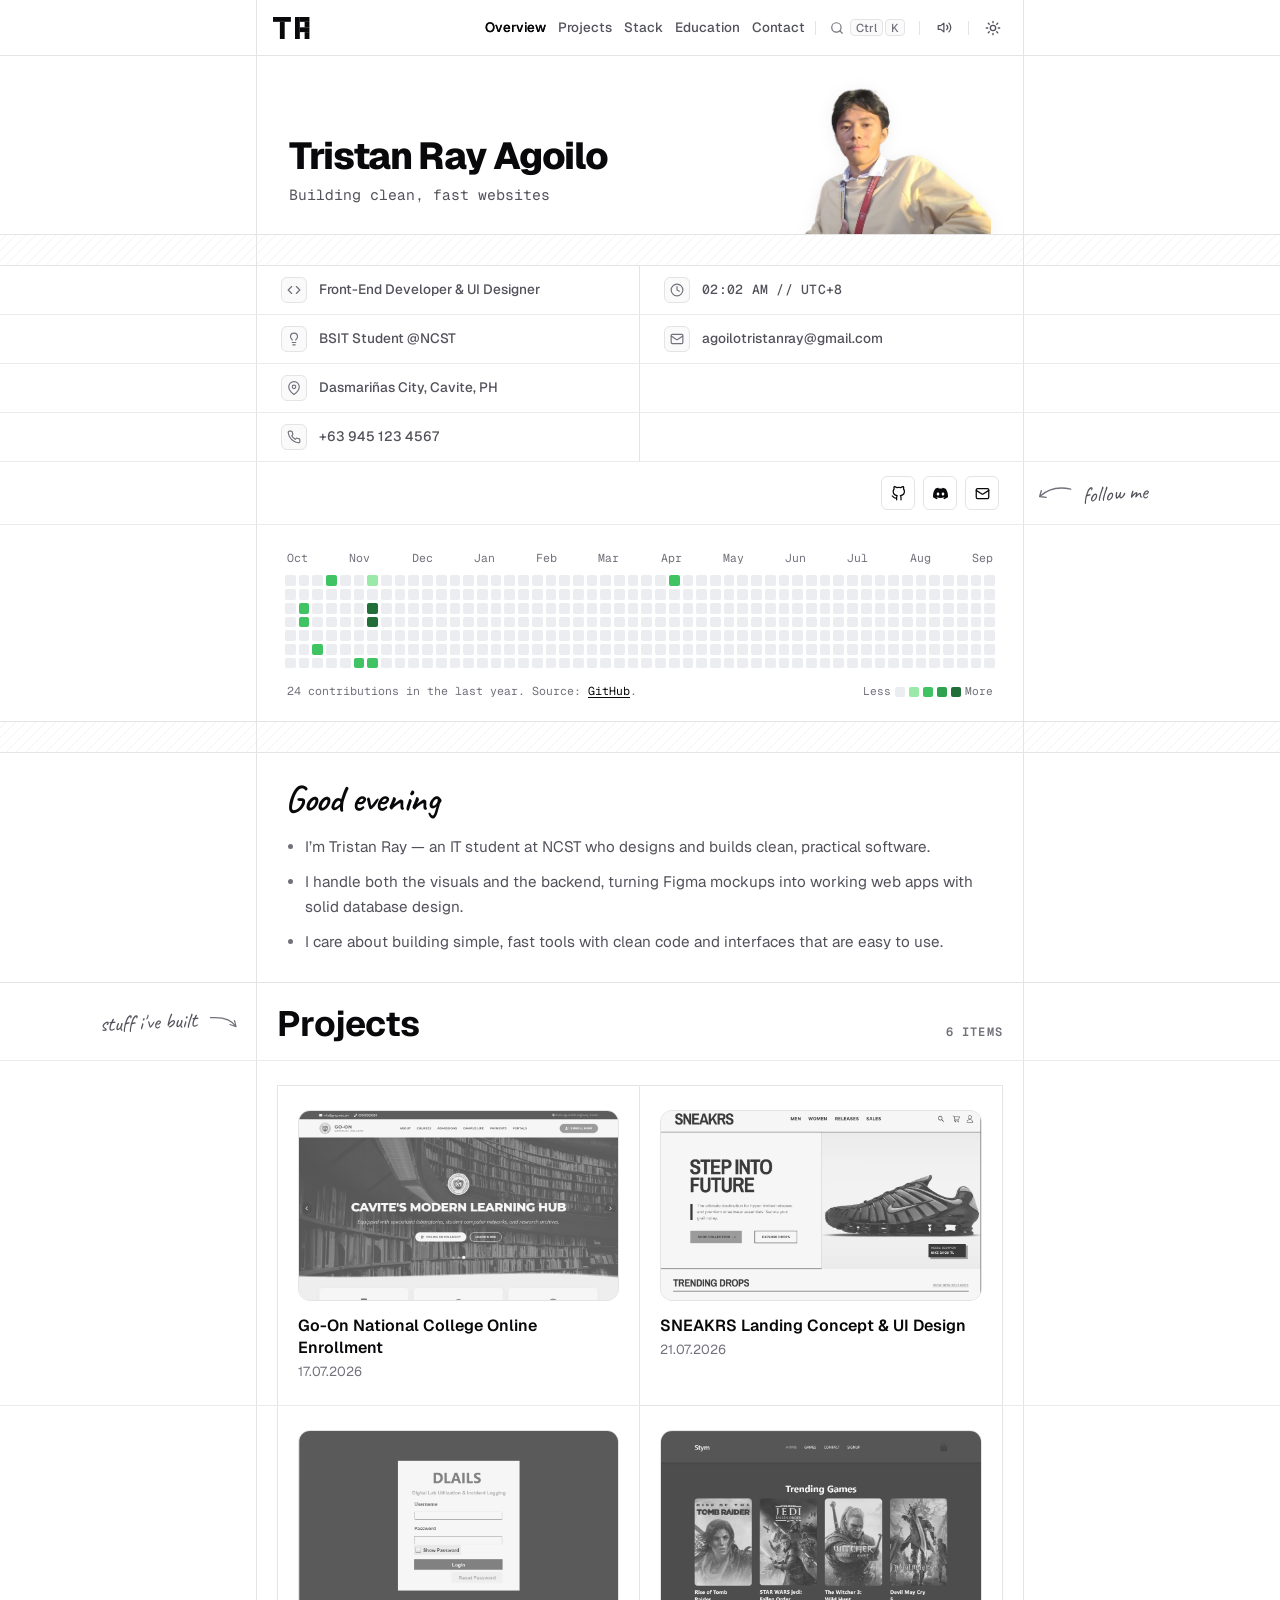
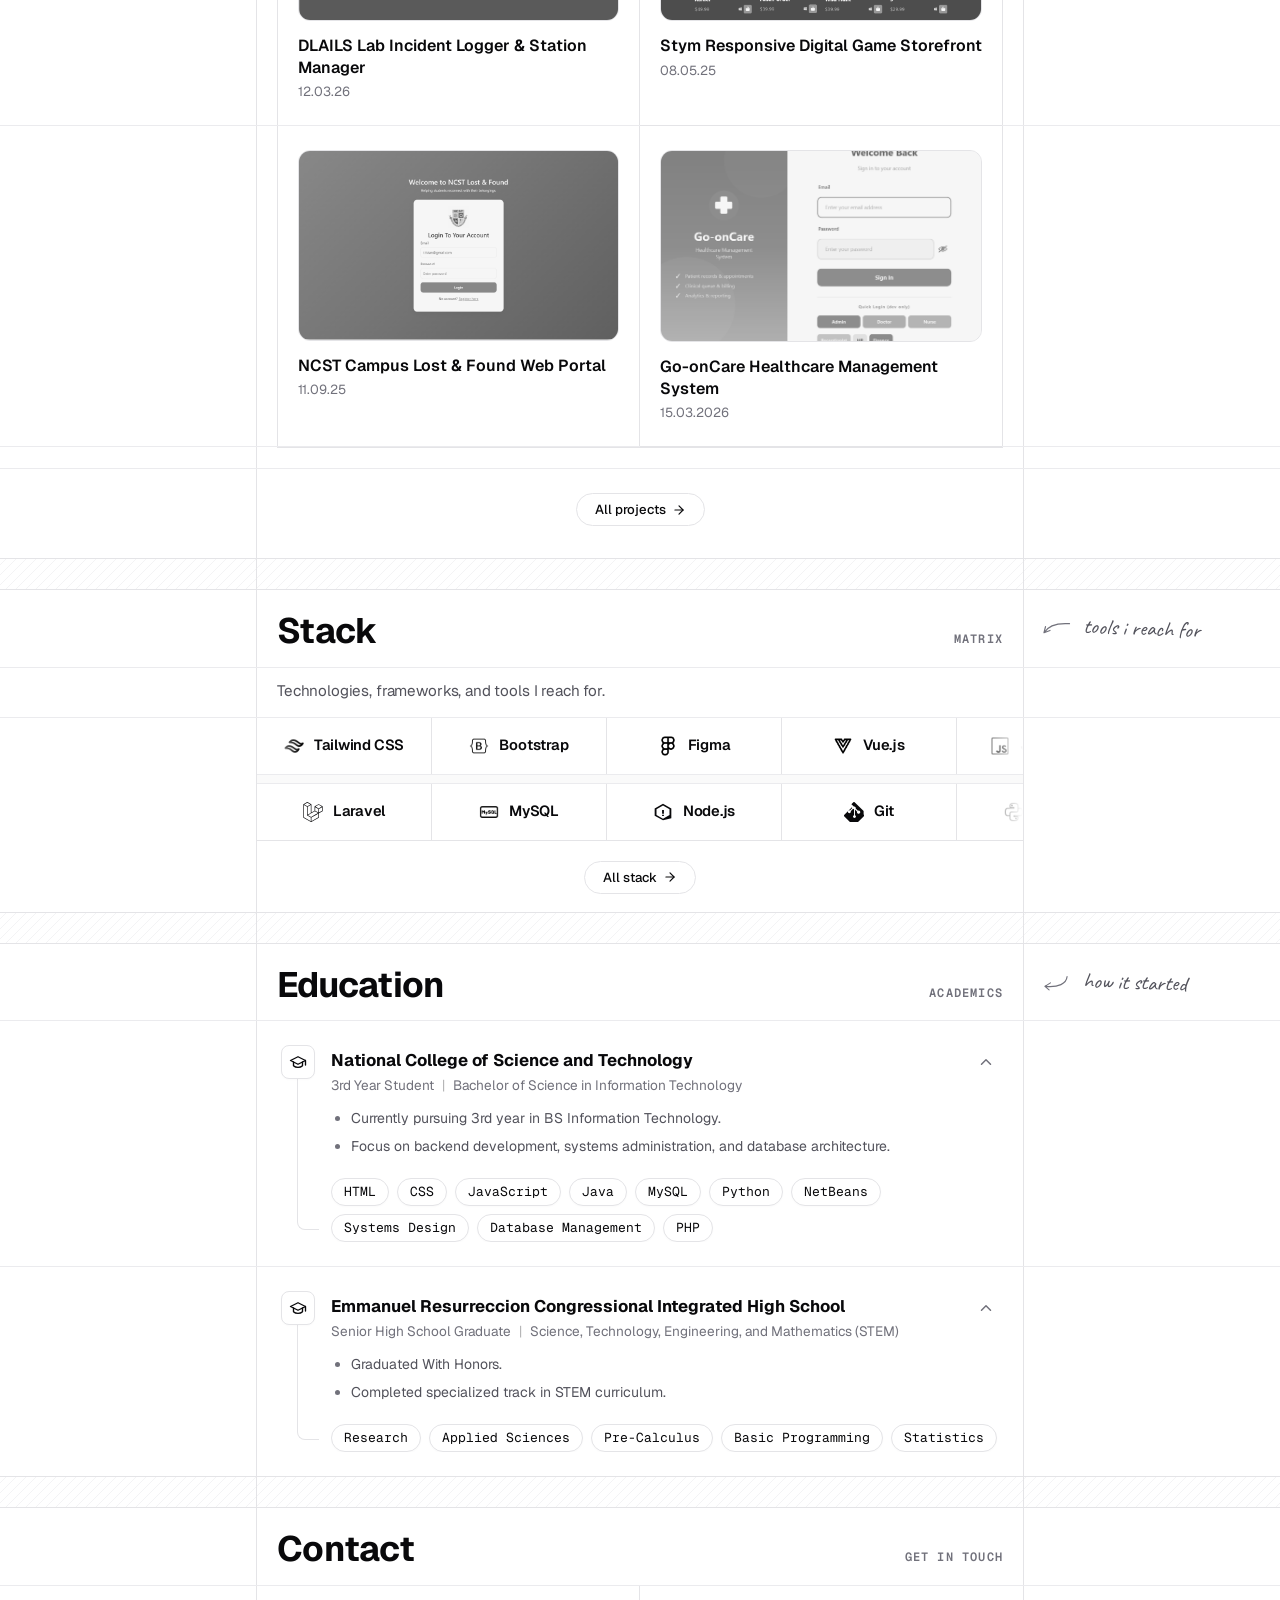
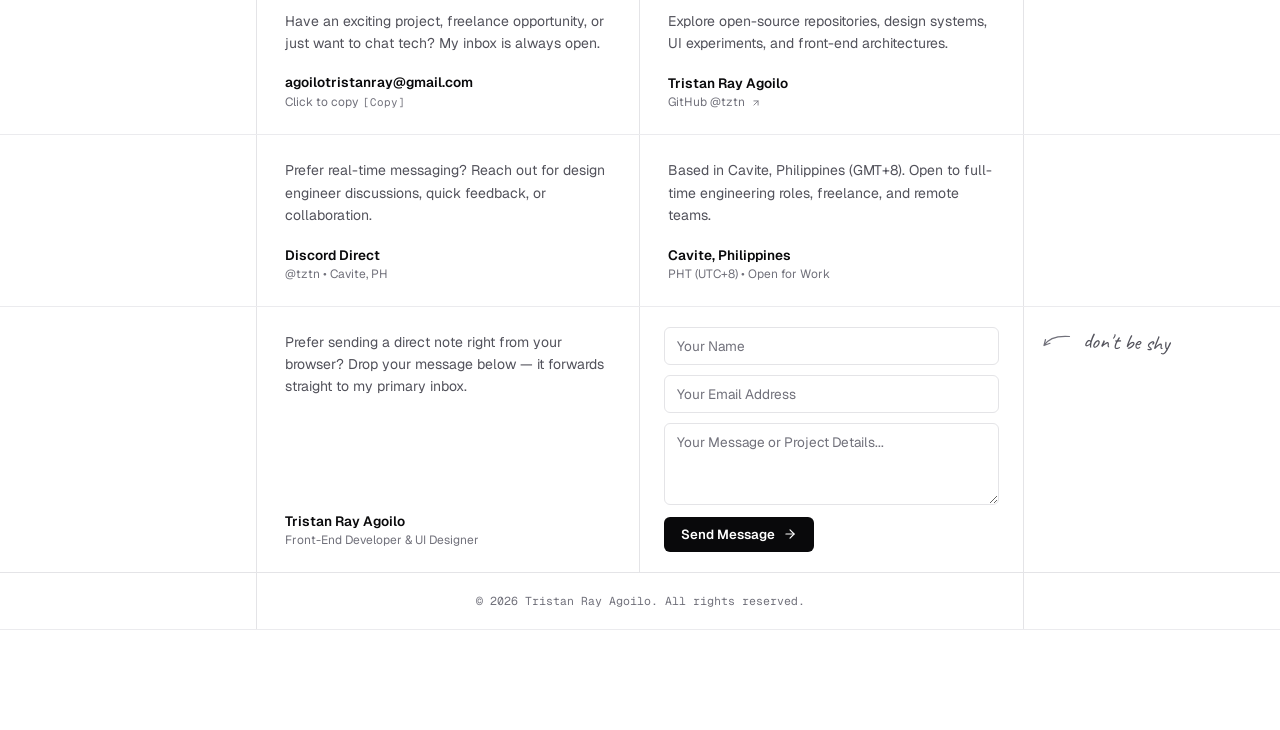
<file: index.html>
<!DOCTYPE html>
<html lang="en">

<head>
    <meta charset="UTF-8">
    <meta name="viewport" content="width=device-width, initial-scale=1.0">
    <title>Tristan Ray Agoilo — Front-End Developer &amp; UI Designer</title>

    <!-- Favicon & Browser Tab Icon -->
    <link rel="icon" type="image/png" href="assets/images/tristan.png">
    <link rel="shortcut icon" type="image/png" href="assets/images/tristan.png">
    <link rel="apple-touch-icon" href="assets/images/tristan.png">

    <!-- Fonts: Geist, Geist Mono, Caveat (handwritten annotations), JetBrains Mono, Plus Jakarta Sans -->
    <link rel="preconnect" href="https://fonts.googleapis.com">
    <link rel="preconnect" href="https://fonts.gstatic.com" crossorigin>
    <link
        href="https://fonts.googleapis.com/css2?family=Caveat:wght@400;500;600;700&family=Geist+Mono:wght@400;500;600;700&family=Geist:wght@300;400;500;600;700;800&family=JetBrains+Mono:wght@400;500;600;700&family=Plus+Jakarta+Sans:wght@400;500;600;700;800&display=swap"
        rel="stylesheet">

    <!-- Stylesheets -->
    <link rel="stylesheet" href="styles/main.css?v=2">
    <link rel="stylesheet" href="styles/header.css">
    <link rel="stylesheet" href="styles/sections.css?v=16">
    <link rel="stylesheet" href="styles/components.css">

    <!-- Anti-FOUC Theme Initialization (Chanh Dai Instant Theme Sync) -->
    <script>
        (function () {
            try {
                var theme = localStorage.getItem('portfolio_theme');
                var prefersDark = window.matchMedia('(prefers-color-scheme: dark)').matches;
                if (theme === 'dark' || (!theme && prefersDark)) {
                    document.documentElement.classList.add('dark');
                    document.documentElement.style.colorScheme = 'dark';
                } else {
                    document.documentElement.classList.remove('dark');
                    document.documentElement.style.colorScheme = 'light';
                }
            } catch (e) { }
        })();
    </script>
</head>

<body>
    <!-- Sticky Top Navigation Bar (Exact Reference Aesthetic) -->
    <header class="top-header" id="top-header">
        <div class="header-container">
            <!-- Left Pixel Logo (TR Monogram) -->
            <a href="#home" class="header-brand" aria-label="Tristan Ray">
                <svg class="pixel-logo-svg" viewBox="0 0 32 16" fill="currentColor">
                    <!-- Letter T -->
                    <rect x="0" y="0" width="13" height="3.5" />
                    <rect x="5" y="3.5" width="3.5" height="12.5" />
                    <!-- Letter R -->
                    <rect x="16" y="0" width="3.5" height="16" />
                    <rect x="19.5" y="0" width="7" height="3.5" />
                    <rect x="23" y="3.5" width="3.5" height="4" />
                    <rect x="19.5" y="7.5" width="7" height="3.5" />
                    <rect x="23" y="11" width="3.5" height="5" />
                </svg>
            </a>

            <!-- Right Nav Links & Tools Group -->
            <div class="header-right-group">
                <!-- Nav Links -->
                <nav class="header-nav">
                    <ul class="header-nav-list">
                        <li><a href="#home" class="header-nav-link active">Overview</a></li>
                        <li><a href="#projects" class="header-nav-link">Projects</a></li>
                        <li><a href="#stack" class="header-nav-link">Stack</a></li>
                        <li><a href="#education" class="header-nav-link">Education</a></li>
                        <li><a href="#contact" class="header-nav-link">Contact</a></li>
                    </ul>
                </nav>

                <!-- Divider 1 -->
                <div class="nav-divider"></div>

                <!-- Search Box with Ctrl K -->
                <button type="button" class="cmdk-trigger-btn" id="cmdk-trigger-btn" aria-label="Open Command Search">
                    <svg class="cmdk-search-icon" viewBox="0 0 24 24" fill="none" stroke="currentColor" stroke-width="2"
                        stroke-linecap="round" stroke-linejoin="round">
                        <circle cx="11" cy="11" r="8"></circle>
                        <line x1="21" y1="21" x2="16.65" y2="16.65"></line>
                    </svg>
                    <div class="header-kbd-group">
                        <kbd class="header-kbd">Ctrl</kbd>
                        <kbd class="header-kbd">K</kbd>
                    </div>
                </button>

                <!-- Divider 2 -->
                <div class="nav-divider"></div>

                <!-- Audio SFX Toggle Button -->
                <button type="button" class="header-audio-toggle" id="audio-toggle-btn"
                    aria-label="Toggle Sound Effects" title="Toggle Sound FX [ON]">
                    <svg class="audio-on-icon" viewBox="0 0 24 24" fill="none" stroke="currentColor" stroke-width="2"
                        stroke-linecap="round" stroke-linejoin="round">
                        <polygon points="11 5 6 9 2 9 2 15 6 15 11 19 11 5"></polygon>
                        <path d="M15.54 8.46a5 5 0 0 1 0 7.07"></path>
                        <path d="M19.07 4.93a10 10 0 0 1 0 14.14"></path>
                    </svg>
                    <svg class="audio-off-icon" viewBox="0 0 24 24" fill="none" stroke="currentColor" stroke-width="2"
                        stroke-linecap="round" stroke-linejoin="round">
                        <polygon points="11 5 6 9 2 9 2 15 6 15 11 19 11 5"></polygon>
                        <line x1="23" y1="9" x2="17" y2="15"></line>
                        <line x1="17" y1="9" x2="23" y2="15"></line>
                    </svg>
                </button>

                <!-- Divider 3 -->
                <div class="nav-divider"></div>

                <!-- Theme Toggle Button -->
                <button type="button" class="header-theme-toggle" id="theme-toggle-desktop" aria-label="Toggle Theme"
                    title="Toggle dark/light theme">
                    <svg class="sun-icon" viewBox="0 0 24 24" fill="none" stroke="currentColor" stroke-width="2"
                        stroke-linecap="round" stroke-linejoin="round">
                        <circle cx="12" cy="12" r="4" />
                        <path
                            d="M12 2v2M12 20v2M4.93 4.93l1.41 1.41M17.66 17.66l1.41 1.41M2 12h2M20 12h2M6.34 17.66l-1.41 1.41M19.07 4.93l-1.41 1.41" />
                    </svg>
                    <svg class="moon-icon" viewBox="0 0 24 24" fill="none" stroke="currentColor" stroke-width="2"
                        stroke-linecap="round" stroke-linejoin="round">
                        <path d="M12 3a6 6 0 0 0 9 9 9 9 0 1 1-9-9Z" />
                    </svg>
                </button>

                <!-- Mobile Menu Hamburger Button -->
                <button type="button" class="mobile-menu-toggle" id="mobile-menu-toggle"
                    aria-label="Toggle Navigation Menu">
                    <span class="hamburger-line"></span>
                    <span class="hamburger-line"></span>
                </button>
            </div>
        </div>

        <!-- Mobile Dropdown Drawer -->
        <div class="mobile-drawer" id="mobile-drawer" data-lenis-prevent>
            <ul class="mobile-nav-list">
                <li><a href="#home" class="mobile-nav-link">Overview</a></li>
                <li><a href="#projects" class="mobile-nav-link">Projects</a></li>
                <li><a href="#stack" class="mobile-nav-link">Stack</a></li>
                <li><a href="#education" class="mobile-nav-link">Education</a></li>
                <li><a href="#contact" class="mobile-nav-link">Contact</a></li>
            </ul>
        </div>
    </header>

    <div class="app-container">
        <!-- Centered Main Content Area Wrapper (CAD Grid Paper Architecture) -->
        <div class="main-content-wrapper" id="main-content-wrapper">
            <main class="main-content">
                <!-- ==========================================================
                     PANEL 01: OVERVIEW & PROFILE (EXACT REFERENCE DESIGN)
                     ========================================================== -->
                <section id="home" class="panel">
                    <span id="overview" class="overview-scroll-anchor"
                        style="position: absolute; top: 0; left: 0; height: 0; width: 0; pointer-events: none; opacity: 0;"
                        aria-hidden="true"></span>
                    <div class="panel-content overview-panel-content">
                        <!-- Hero Profile Showcase: Name on Left, Picture on Right (Borderless & No Hover) -->
                        <div class="overview-hero-profile-row">
                            <div class="hero-identity-left">
                                <h1 class="overview-profile-name">Tristan Ray Agoilo</h1>
                                <p class="profile-tagline-mono font-mono">
                                    <span class="flip-text-container" id="hero-flip-container"
                                        aria-label="Building clean, fast websites">
                                        <span class="flip-text-inner"><span class="shimmering-text select-none" style="--total-chars: 29;"><span class="shimmering-char whitespace-pre" aria-hidden="true" style="--char-index: 0;">B</span><span class="shimmering-char whitespace-pre" aria-hidden="true" style="--char-index: 1;">u</span><span class="shimmering-char whitespace-pre" aria-hidden="true" style="--char-index: 2;">i</span><span class="shimmering-char whitespace-pre" aria-hidden="true" style="--char-index: 3;">l</span><span class="shimmering-char whitespace-pre" aria-hidden="true" style="--char-index: 4;">d</span><span class="shimmering-char whitespace-pre" aria-hidden="true" style="--char-index: 5;">i</span><span class="shimmering-char whitespace-pre" aria-hidden="true" style="--char-index: 6;">n</span><span class="shimmering-char whitespace-pre" aria-hidden="true" style="--char-index: 7;">g</span><span class="shimmering-char whitespace-pre" aria-hidden="true" style="--char-index: 8;">&nbsp;</span><span class="shimmering-char whitespace-pre" aria-hidden="true" style="--char-index: 9;">c</span><span class="shimmering-char whitespace-pre" aria-hidden="true" style="--char-index: 10;">l</span><span class="shimmering-char whitespace-pre" aria-hidden="true" style="--char-index: 11;">e</span><span class="shimmering-char whitespace-pre" aria-hidden="true" style="--char-index: 12;">a</span><span class="shimmering-char whitespace-pre" aria-hidden="true" style="--char-index: 13;">n</span><span class="shimmering-char whitespace-pre" aria-hidden="true" style="--char-index: 14;">,</span><span class="shimmering-char whitespace-pre" aria-hidden="true" style="--char-index: 15;">&nbsp;</span><span class="shimmering-char whitespace-pre" aria-hidden="true" style="--char-index: 16;">f</span><span class="shimmering-char whitespace-pre" aria-hidden="true" style="--char-index: 17;">a</span><span class="shimmering-char whitespace-pre" aria-hidden="true" style="--char-index: 18;">s</span><span class="shimmering-char whitespace-pre" aria-hidden="true" style="--char-index: 19;">t</span><span class="shimmering-char whitespace-pre" aria-hidden="true" style="--char-index: 20;">&nbsp;</span><span class="shimmering-char whitespace-pre" aria-hidden="true" style="--char-index: 21;">w</span><span class="shimmering-char whitespace-pre" aria-hidden="true" style="--char-index: 22;">e</span><span class="shimmering-char whitespace-pre" aria-hidden="true" style="--char-index: 23;">b</span><span class="shimmering-char whitespace-pre" aria-hidden="true" style="--char-index: 24;">s</span><span class="shimmering-char whitespace-pre" aria-hidden="true" style="--char-index: 25;">i</span><span class="shimmering-char whitespace-pre" aria-hidden="true" style="--char-index: 26;">t</span><span class="shimmering-char whitespace-pre" aria-hidden="true" style="--char-index: 27;">e</span><span class="shimmering-char whitespace-pre" aria-hidden="true" style="--char-index: 28;">s</span><span class="sr-only">Building clean, fast websites</span></span></span>
                                    </span>
                                </p>
                            </div>
                            <div class="hero-avatar-right">
                                <img src="assets/images/tristan.png" alt="Tristan Ray Agoilo" class="profile-static-img"
                                    loading="eager">
                            </div>
                        </div>

                        <!-- Diagonal Hatched Separator Strip -->
                        <div class="sec-hatched-banner"></div>

                        <!-- 2-Column Technical Metadata Grid (Exact Reference Grid Layout) -->
                        <div class="overview-metadata-grid">
                            <!-- Row 1: Role | PHT Time -->
                            <div class="meta-grid-row">
                                <div class="meta-line-item meta-col-1">
                                    <span class="meta-item-badge">
                                        <svg class="meta-svg-icon" viewBox="0 0 24 24" fill="none" stroke="currentColor" stroke-width="2"
                                            stroke-linecap="round" stroke-linejoin="round">
                                            <polyline points="16 18 22 12 16 6"></polyline>
                                            <polyline points="8 6 2 12 8 18"></polyline>
                                        </svg>
                                    </span>
                                    <span class="meta-item-text">Front-End Developer &amp; UI Designer</span>
                                </div>

                                <div class="meta-line-item meta-col-2">
                                    <span class="meta-item-badge">
                                        <svg class="meta-svg-icon" viewBox="0 0 24 24" fill="none" stroke="currentColor" stroke-width="2"
                                            stroke-linecap="round" stroke-linejoin="round">
                                            <circle cx="12" cy="12" r="10"></circle>
                                            <polyline points="12 6 12 12 16 14"></polyline>
                                        </svg>
                                    </span>
                                    <span class="meta-item-text meta-time-display" id="pht-clock-text">06:15 PM // UTC+8</span>
                                </div>
                            </div>

                            <!-- Row 2: Education | Email -->
                            <div class="meta-grid-row">
                                <div class="meta-line-item meta-col-1">
                                    <span class="meta-item-badge">
                                        <svg class="meta-svg-icon" viewBox="0 0 24 24" fill="none" stroke="currentColor" stroke-width="2"
                                            stroke-linecap="round" stroke-linejoin="round">
                                            <path d="M9 18h6"></path>
                                            <path d="M10 22h4"></path>
                                            <path
                                                d="M15.09 14c.18-.98.65-1.74 1.41-2.5A4.65 4.65 0 0 0 18 8 6 6 0 0 0 6 8c0 1 .2 2.2 1.5 3.5A4.66 4.66 0 0 1 9 14">
                                            </path>
                                        </svg>
                                    </span>
                                    <span class="meta-item-text">BSIT Student @NCST</span>
                                </div>

                                <div class="meta-line-item meta-col-2">
                                    <span class="meta-item-badge">
                                        <svg class="meta-svg-icon" viewBox="0 0 24 24" fill="none" stroke="currentColor" stroke-width="2"
                                            stroke-linecap="round" stroke-linejoin="round">
                                            <rect width="20" height="16" x="2" y="4" rx="2"></rect>
                                            <path d="m22 7-8.97 5.7a1.94 1.94 0 0 1-2.06 0L2 7"></path>
                                        </svg>
                                    </span>
                                    <span class="meta-item-text"><a href="mailto:agoilotristanray@gmail.com"
                                            class="meta-link">agoilotristanray@gmail.com</a></span>
                                </div>
                            </div>

                            <!-- Row 3: Location | Empty -->
                            <div class="meta-grid-row">
                                <div class="meta-line-item meta-col-1">
                                    <span class="meta-item-badge">
                                        <svg class="meta-svg-icon" viewBox="0 0 24 24" fill="none" stroke="currentColor" stroke-width="2"
                                            stroke-linecap="round" stroke-linejoin="round">
                                            <path d="M21 10c0 7-9 13-9 13s-9-6-9-13a9 9 0 0 1 18 0z"></path>
                                            <circle cx="12" cy="10" r="3"></circle>
                                        </svg>
                                    </span>
                                    <span class="meta-item-text">Dasmariñas City, Cavite, PH</span>
                                </div>

                                <div class="meta-line-item meta-col-2 meta-item-empty" aria-hidden="true"></div>
                            </div>

                            <!-- Row 4: Phone | Empty -->
                            <div class="meta-grid-row">
                                <div class="meta-line-item meta-col-1">
                                    <span class="meta-item-badge">
                                        <svg class="meta-svg-icon" viewBox="0 0 24 24" fill="none" stroke="currentColor" stroke-width="2"
                                            stroke-linecap="round" stroke-linejoin="round">
                                            <path
                                                d="M22 16.92v3a2 2 0 0 1-2.18 2 19.79 19.79 0 0 1-8.63-3.07 19.5 19.5 0 0 1-6-6 19.79 19.79 0 0 1-3.07-8.67A2 2 0 0 1 4.11 2h3a2 2 0 0 1 2 1.72 12.84 12.84 0 0 0 .7 2.81 2 2 0 0 1-.45 2.11L8.09 9.91a16 16 0 0 0 6 6l1.27-1.27a2 2 0 0 1 2.11-.45 12.84 12.84 0 0 0 2.81.7A2 2 0 0 1 22 16.92z">
                                            </path>
                                        </svg>
                                    </span>
                                    <span class="meta-item-text"><a href="tel:+639451234567"
                                            class="meta-link">+63 945 123 4567</a></span>
                                </div>

                                <div class="meta-line-item meta-col-2 meta-item-empty" aria-hidden="true"></div>
                            </div>
                        </div>

                        <!-- Social Buttons Row with Refined Handwritten "follow me" -->
                        <div class="overview-social-bar">
                            <div class="social-buttons-row">
                                <!-- GitHub -->
                                <a href="https://github.com/tztn" target="_blank" rel="noopener noreferrer"
                                    class="social-btn-box" title="GitHub @tztn" aria-label="GitHub @tztn">
                                    <svg viewBox="0 0 24 24" fill="none" stroke="currentColor" stroke-width="2"
                                        stroke-linecap="round" stroke-linejoin="round">
                                        <path
                                            d="M9 19c-5 1.5-5-2.5-7-3m14 6v-3.87a3.37 3.37 0 0 0-.94-2.61c3.14-.35 6.44-1.54 6.44-7A5.44 5.44 0 0 0 20 4.77 5.07 5.07 0 0 0 19.91 1S18.73.65 16 2.48a13.38 13.38 0 0 0-7 0C6.27.65 5.09 1 5.09 1A5.07 5.07 0 0 0 5 4.77a5.44 5.44 0 0 0-1.5 3.78c0 5.42 3.3 6.61 6.44 7A3.37 3.37 0 0 0 9 18.13V22" />
                                    </svg>
                                </a>

                                <!-- Discord -->
                                <a href="https://discord.com" target="_blank" rel="noopener noreferrer"
                                    class="social-btn-box" title="Discord Community" aria-label="Discord">
                                    <svg viewBox="0 0 24 24" fill="currentColor">
                                        <path
                                            d="M20.317 4.37a19.791 19.791 0 0 0-4.885-1.515.074.074 0 0 0-.079.037c-.21.375-.444.864-.608 1.25a18.27 18.27 0 0 0-5.487 0 12.64 12.64 0 0 0-.617-1.25.077.077 0 0 0-.079-.037A19.736 19.736 0 0 0 3.677 4.37a.07.07 0 0 0-.032.027C.533 9.046-.32 13.58.099 18.057a.082.082 0 0 0 .031.057 19.9 19.9 0 0 0 5.993 3.03.078.078 0 0 0 .084-.028c.462-.63.874-1.295 1.226-1.994.021-.041.001-.09-.041-.106a13.107 13.107 0 0 1-1.872-.892.077.077 0 0 1-.008-.128 10.2 10.2 0 0 0 .372-.292.074.074 0 0 1 .077-.01c3.929 1.793 8.18 1.793 12.061 0a.074.074 0 0 1 .078.01c.12.098.246.198.373.292a.077.077 0 0 1-.006.127 12.299 12.299 0 0 1-1.873.893.077.077 0 0 0-.041.107c.36.698.772 1.362 1.225 1.993a.076.076 0 0 0 .084.028 19.839 19.839 0 0 0 6.002-3.03.077.077 0 0 0 .032-.054c.5-5.177-.838-9.674-3.549-13.66a.061.061 0 0 0-.031-.028zM8.02 15.33c-1.183 0-2.157-1.085-2.157-2.419 0-1.333.956-2.419 2.157-2.419 1.21 0 2.176 1.096 2.157 2.42 0 1.333-.956 2.418-2.157 2.418zm7.975 0c-1.183 0-2.157-1.085-2.157-2.419 0-1.333.955-2.419 2.157-2.419 1.21 0 2.176 1.096 2.157 2.42 0 1.333-.946 2.418-2.157 2.418z" />
                                    </svg>
                                </a>

                                <!-- Email -->
                                <a href="mailto:agoilotristanray@gmail.com" class="social-btn-box" title="Email Tristan"
                                    aria-label="Email Tristan">
                                    <svg viewBox="0 0 24 24" fill="none" stroke="currentColor" stroke-width="2"
                                        stroke-linecap="round" stroke-linejoin="round">
                                        <rect width="20" height="16" x="2" y="4" rx="2" />
                                        <path d="m22 7-8.97 5.7a1.94 1.94 0 0 1-2.06 0L2 7" />
                                    </svg>
                                </a>
                            </div>

                            <!-- "follow me" Handwritten Annotation on Outside Right Margin -->
                            <div class="social-follow-label" aria-hidden="true">
                                <svg class="follow-arrow-svg" viewBox="0 0 46 22" fill="none">
                                    <path d="M 41 6 C 28 3, 14 5, 3 15 M 11 16 L 3 15 L 5 8" stroke="currentColor"
                                        stroke-width="1.6" stroke-linecap="round" stroke-linejoin="round" />
                                </svg>
                                <span class="font-hand follow-hand-text"><span class="shimmering-text select-none" style="--total-chars: 9;"><span class="shimmering-char whitespace-pre" aria-hidden="true" style="--char-index: 0;">f</span><span class="shimmering-char whitespace-pre" aria-hidden="true" style="--char-index: 1;">o</span><span class="shimmering-char whitespace-pre" aria-hidden="true" style="--char-index: 2;">l</span><span class="shimmering-char whitespace-pre" aria-hidden="true" style="--char-index: 3;">l</span><span class="shimmering-char whitespace-pre" aria-hidden="true" style="--char-index: 4;">o</span><span class="shimmering-char whitespace-pre" aria-hidden="true" style="--char-index: 5;">w</span><span class="shimmering-char whitespace-pre" aria-hidden="true" style="--char-index: 6;">&nbsp;</span><span class="shimmering-char whitespace-pre" aria-hidden="true" style="--char-index: 7;">m</span><span class="shimmering-char whitespace-pre" aria-hidden="true" style="--char-index: 8;">e</span><span class="sr-only">follow me</span></span></span>
                            </div>
                        </div>

                        <!-- GitHub Contribution Graph Heat Map (Actual Tristan tztn data) -->
                        <div class="github-heatmap-container">
                            <div class="heatmap-grid-scroll">
                                <div class="heatmap-months-row font-mono">
                                    <span>Oct</span>
                                    <span>Nov</span>
                                    <span>Dec</span>
                                    <span>Jan</span>
                                    <span>Feb</span>
                                    <span>Mar</span>
                                    <span>Apr</span>
                                    <span>May</span>
                                    <span>Jun</span>
                                    <span>Jul</span>
                                    <span>Aug</span>
                                    <span>Sep</span>
                                </div>

                                <div class="heatmap-matrix" id="heatmap-matrix">
                                    <!-- Rendered dynamically with tztn's actual contributions -->
                                </div>

                                <div class="heatmap-footer font-mono">
                                    <span class="heatmap-fig-caption">
                                        <span id="heatmap-total-contributions">24 contributions in the last year</span>.
                                        Source: <a href="https://github.com/tztn" target="_blank"
                                            rel="noopener noreferrer">GitHub</a>.
                                    </span>
                                    <div class="heatmap-legend">
                                        <span>Less</span>
                                        <div class="heatmap-legend-cell"></div>
                                        <div class="heatmap-legend-cell l1"></div>
                                        <div class="heatmap-legend-cell l2"></div>
                                        <div class="heatmap-legend-cell l3"></div>
                                        <div class="heatmap-legend-cell l4"></div>
                                        <span>More</span>
                                    </div>
                                </div>
                            </div>
                        </div>

                        <!-- Diagonal Hatched Separator Strip (Reference Layout) -->
                        <div class="sec-hatched-banner"></div>

                        <!-- Dynamic Greeting & Bio Summary Block (Chánh Đại Reference) -->
                        <div class="overview-bio-block">
                            <h2 class="overview-greeting font-handwriting" id="dynamic-greeting">Good evening</h2>
                            <script>
                                (function () {
                                    try {
                                        var h = new Date().getHours();
                                        var g = (h >= 5 && h < 12) ? "Good morning" : (h >= 12 && h < 18) ? "Good afternoon" : "Good evening";
                                        var el = document.getElementById("dynamic-greeting");
                                        if (el) el.textContent = g;
                                    } catch (e) { }
                                })();
                            </script>
                            <ul class="overview-bio-list">
                                <li>I’m Tristan Ray — an IT student at NCST who designs and builds clean, practical
                                    software.</li>
                                <li>I handle both the visuals and the backend, turning Figma mockups into working web
                                    apps with solid database design.</li>
                                <li>I care about building simple, fast tools with clean code and interfaces that are
                                    easy to use.</li>
                            </ul>
                        </div>
                    </div>
                </section>

                <!-- ==========================================================
                     PANEL 02: PROJECTS
                     ========================================================== -->
                <section id="projects" class="panel">
                    <div class="sec-title-box">
                        <h2 class="sec-main-title">Projects</h2>
                        <span class="sec-badge-tag">6 ITEMS</span>

                        <!-- Callout 1: "stuff i've built" -->
                        <div class="callout-annotation callout-left callout-projects" aria-hidden="true">
                            <span class="font-hand follow-hand-text"><span class="shimmering-text select-none" style="--total-chars: 16;"><span class="shimmering-char whitespace-pre" aria-hidden="true" style="--char-index: 0;">s</span><span class="shimmering-char whitespace-pre" aria-hidden="true" style="--char-index: 1;">t</span><span class="shimmering-char whitespace-pre" aria-hidden="true" style="--char-index: 2;">u</span><span class="shimmering-char whitespace-pre" aria-hidden="true" style="--char-index: 3;">f</span><span class="shimmering-char whitespace-pre" aria-hidden="true" style="--char-index: 4;">f</span><span class="shimmering-char whitespace-pre" aria-hidden="true" style="--char-index: 5;">&nbsp;</span><span class="shimmering-char whitespace-pre" aria-hidden="true" style="--char-index: 6;">i</span><span class="shimmering-char whitespace-pre" aria-hidden="true" style="--char-index: 7;">&#39;</span><span class="shimmering-char whitespace-pre" aria-hidden="true" style="--char-index: 8;">v</span><span class="shimmering-char whitespace-pre" aria-hidden="true" style="--char-index: 9;">e</span><span class="shimmering-char whitespace-pre" aria-hidden="true" style="--char-index: 10;">&nbsp;</span><span class="shimmering-char whitespace-pre" aria-hidden="true" style="--char-index: 11;">b</span><span class="shimmering-char whitespace-pre" aria-hidden="true" style="--char-index: 12;">u</span><span class="shimmering-char whitespace-pre" aria-hidden="true" style="--char-index: 13;">i</span><span class="shimmering-char whitespace-pre" aria-hidden="true" style="--char-index: 14;">l</span><span class="shimmering-char whitespace-pre" aria-hidden="true" style="--char-index: 15;">t</span><span class="sr-only">stuff i&#39;ve built</span></span></span>
                            <svg class="follow-arrow-svg" viewBox="0 0 44 24" fill="none">
                                <path d="M 4 6 C 18 5, 32 8, 38 18 M 30 15 L 38 18 L 36 10" stroke="currentColor"
                                    stroke-width="1.6" stroke-linecap="round" stroke-linejoin="round" />
                            </svg>
                        </div>
                    </div>

                    <div class="panel-content">
                        <!-- Project Cards Grid (Minimal Reference Grid Layout) -->
                        <div class="projects-grid" id="projects-grid">
                            <!-- Project 1: Go-On National College -->
                            <article class="project-craft-card" data-category="web" data-project-trigger="gncp">
                                <div class="project-media-wrap">
                                    <img src="assets/images/projects/gncp.png"
                                        alt="Go-On National College Online Enrollment Portal" loading="lazy">
                                </div>
                                <div class="project-content-body">
                                    <h3 class="project-card-title">Go-On National College Online Enrollment</h3>
                                    <p class="project-card-meta">17.07.2026</p>
                                </div>
                            </article>

                            <!-- Project 2: SNEAKRS Figma Design -->
                            <article class="project-craft-card" data-category="tools" data-project-trigger="sneakrs">
                                <div class="project-media-wrap">
                                    <img src="assets/images/projects/sneakrs-figma.png"
                                        alt="SNEAKRS UI Concept Prototype" loading="lazy">
                                </div>
                                <div class="project-content-body">
                                    <h3 class="project-card-title">SNEAKRS Landing Concept &amp; UI Design</h3>
                                    <p class="project-card-meta">21.07.2026</p>
                                </div>
                            </article>

                            <!-- Project 2: DLAILS Lab Logger -->
                            <article class="project-craft-card" data-category="systems" data-project-trigger="dlails">
                                <div class="project-media-wrap">
                                    <img src="assets/images/projects/dlails.png" alt="DLAILS Lab Logger" loading="lazy">
                                </div>
                                <div class="project-content-body">
                                    <h3 class="project-card-title">DLAILS Lab Incident Logger &amp; Station Manager</h3>
                                    <p class="project-card-meta">12.03.26</p>
                                </div>
                            </article>

                            <!-- Project 3: Stym Gaming Store -->
                            <article class="project-craft-card" data-category="web" data-project-trigger="stym">
                                <div class="project-media-wrap">
                                    <img src="assets/images/projects/stym.png" alt="Stym Gaming Store" loading="lazy">
                                </div>
                                <div class="project-content-body">
                                    <h3 class="project-card-title">Stym Responsive Digital Game Storefront</h3>
                                    <p class="project-card-meta">08.05.25</p>
                                </div>
                            </article>

                            <!-- Project 4: NCST Lost & Found Portal -->
                            <article class="project-craft-card" data-category="web" data-project-trigger="lostfound">
                                <div class="project-media-wrap">
                                    <img src="assets/images/projects/lostfound.png" alt="NCST Lost & Found"
                                        loading="lazy">
                                </div>
                                <div class="project-content-body">
                                    <h3 class="project-card-title">NCST Campus Lost &amp; Found Web Portal</h3>
                                    <p class="project-card-meta">11.09.25</p>
                                </div>
                            </article>

                            <!-- Project 5: Go-onCare Healthcare -->
                            <article class="project-craft-card" data-category="systems"
                                data-project-trigger="go-on-care">
                                <div class="project-media-wrap">
                                    <img src="assets/images/projects/go-on-care.png" alt="Go-onCare Healthcare Management System"
                                        loading="lazy">
                                </div>
                                <div class="project-content-body">
                                    <h3 class="project-card-title">Go-onCare Healthcare Management System</h3>
                                    <p class="project-card-meta">15.03.2026</p>
                                </div>
                            </article>
                        </div>

                        <!-- All Projects Bottom Footer Button (Reference Style) -->
                        <div class="projects-grid-footer">
                            <button type="button" class="projects-all-btn" id="open-projects-standalone-btn">
                                <span>All projects</span>
                                <svg width="14" height="14" viewBox="0 0 24 24" fill="none" stroke="currentColor"
                                    stroke-width="2" stroke-linecap="round" stroke-linejoin="round">
                                    <line x1="5" y1="12" x2="19" y2="12"></line>
                                    <polyline points="12 5 19 12 12 19"></polyline>
                                </svg>
                            </button>
                        </div>
                    </div>
                </section>

                <!-- ==========================================================
                     PANEL 04: STACK TABLE (MOVING MARQUEE + STANDALONE DIRECTORY)
                     ========================================================== -->
                <section id="stack" class="panel stack-section-wrap">
                    <div class="sec-hatched-banner"></div>
                    <div class="sec-title-box">
                        <h2 class="sec-main-title">Stack</h2>
                        <span class="sec-badge-tag">MATRIX</span>

                        <!-- Callout 2: "tools i reach for" -->
                        <div class="callout-annotation callout-right callout-stack" aria-hidden="true">
                            <svg class="follow-arrow-svg" viewBox="0 0 44 24" fill="none">
                                <path d="M 40 6 C 26 5, 12 8, 6 18 M 14 15 L 6 18 L 8 10" stroke="currentColor"
                                    stroke-width="1.6" stroke-linecap="round" stroke-linejoin="round" />
                            </svg>
                            <span class="font-hand follow-hand-text"><span class="shimmering-text select-none" style="--total-chars: 17;"><span class="shimmering-char whitespace-pre" aria-hidden="true" style="--char-index: 0;">t</span><span class="shimmering-char whitespace-pre" aria-hidden="true" style="--char-index: 1;">o</span><span class="shimmering-char whitespace-pre" aria-hidden="true" style="--char-index: 2;">o</span><span class="shimmering-char whitespace-pre" aria-hidden="true" style="--char-index: 3;">l</span><span class="shimmering-char whitespace-pre" aria-hidden="true" style="--char-index: 4;">s</span><span class="shimmering-char whitespace-pre" aria-hidden="true" style="--char-index: 5;">&nbsp;</span><span class="shimmering-char whitespace-pre" aria-hidden="true" style="--char-index: 6;">i</span><span class="shimmering-char whitespace-pre" aria-hidden="true" style="--char-index: 7;">&nbsp;</span><span class="shimmering-char whitespace-pre" aria-hidden="true" style="--char-index: 8;">r</span><span class="shimmering-char whitespace-pre" aria-hidden="true" style="--char-index: 9;">e</span><span class="shimmering-char whitespace-pre" aria-hidden="true" style="--char-index: 10;">a</span><span class="shimmering-char whitespace-pre" aria-hidden="true" style="--char-index: 11;">c</span><span class="shimmering-char whitespace-pre" aria-hidden="true" style="--char-index: 12;">h</span><span class="shimmering-char whitespace-pre" aria-hidden="true" style="--char-index: 13;">&nbsp;</span><span class="shimmering-char whitespace-pre" aria-hidden="true" style="--char-index: 14;">f</span><span class="shimmering-char whitespace-pre" aria-hidden="true" style="--char-index: 15;">o</span><span class="shimmering-char whitespace-pre" aria-hidden="true" style="--char-index: 16;">r</span><span class="sr-only">tools i reach for</span></span></span>
                        </div>
                    </div>

                    <!-- Subtitle Box (Matching @ncdai/testimonials-02 Lined Blueprint Style) -->
                    <div class="stack-sec-subtitle-box">
                        <p class="stack-sec-subtitle">Technologies, frameworks, and tools I reach for.</p>
                    </div>

                    <!-- Multi-Row Tech Stack Marquee (Adapted from @ncdai/testimonials-02) -->
                    <div class="stack-marquee-wrapper" id="stack-marquee-wrapper"
                        title="Click to view all stack details" role="region" aria-label="Technologies and frameworks marquee">

                        <!-- Row 1: Frontend & UI Systems (Scrolling Left) -->
                        <div class="stack-marquee-row ncdai-marquee-row">
                            <div class="stack-marquee-track track-left">
                                <!-- Set 1 -->
                                <div class="stack-ncdai-card">
                                    <span class="stack-card-icon">
                                        <img src="assets/icons/tailwind-css white.png" alt="Tailwind CSS" class="stack-svg-icon stack-custom-icon" width="20" height="20" loading="lazy" />
                                    </span>
                                    <span class="stack-card-name">Tailwind CSS</span>
                                </div>

                                <div class="stack-ncdai-card">
                                    <span class="stack-card-icon">
                                        <img src="assets/icons/bootstrap white.png" alt="Bootstrap" class="stack-svg-icon stack-custom-icon" width="20" height="20" loading="lazy" />
                                    </span>
                                    <span class="stack-card-name">Bootstrap</span>
                                </div>

                                <div class="stack-ncdai-card">
                                    <span class="stack-card-icon">
                                        <img src="assets/icons/figma black.png" alt="Figma" class="stack-svg-icon stack-custom-icon" width="20" height="20" loading="lazy" />
                                    </span>
                                    <span class="stack-card-name">Figma</span>
                                </div>

                                <div class="stack-ncdai-card">
                                    <span class="stack-card-icon">
                                        <img src="assets/icons/vuejs black.png" alt="Vue.js" class="stack-svg-icon stack-custom-icon" width="20" height="20" loading="lazy" />
                                    </span>
                                    <span class="stack-card-name">Vue.js</span>
                                </div>

                                <div class="stack-ncdai-card">
                                    <span class="stack-card-icon">
                                        <img src="assets/icons/icons8-javascript-50white.png" alt="JavaScript" class="stack-svg-icon stack-custom-icon" width="20" height="20" loading="lazy" />
                                    </span>
                                    <span class="stack-card-name">JavaScript</span>
                                </div>

                                <div class="stack-ncdai-card">
                                    <span class="stack-card-icon">
                                        <img src="assets/icons/html white.png" alt="HTML5 &amp; CSS3" class="stack-svg-icon stack-custom-icon" width="20" height="20" loading="lazy" />
                                    </span>
                                    <span class="stack-card-name">HTML5 &amp; CSS3</span>
                                </div>

                                <div class="stack-ncdai-card">
                                    <span class="stack-card-icon">
                                        <svg class="stack-svg-icon" width="20" height="20" viewBox="0 0 24 24" fill="none"
                                            stroke="currentColor" stroke-width="1.8" stroke-linecap="round"
                                            stroke-linejoin="round">
                                            <circle cx="12" cy="12" r="2.5" fill="currentColor" stroke="none" />
                                            <ellipse cx="12" cy="12" rx="9.5" ry="3.8" transform="rotate(30 12 12)" />
                                            <ellipse cx="12" cy="12" rx="9.5" ry="3.8" transform="rotate(-30 12 12)" />
                                            <ellipse cx="12" cy="12" rx="9.5" ry="3.8" transform="rotate(90 12 12)" />
                                        </svg>
                                    </span>
                                    <span class="stack-card-name">AntiGravity</span>
                                </div>

                                <!-- Set 2 (Duplicate for Seamless Loop) -->
                                <div class="stack-ncdai-card" aria-hidden="true">
                                    <span class="stack-card-icon">
                                        <img src="assets/icons/tailwind-css white.png" alt="Tailwind CSS" class="stack-svg-icon stack-custom-icon" width="20" height="20" loading="lazy" />
                                    </span>
                                    <span class="stack-card-name">Tailwind CSS</span>
                                </div>

                                <div class="stack-ncdai-card" aria-hidden="true">
                                    <span class="stack-card-icon">
                                        <img src="assets/icons/bootstrap white.png" alt="Bootstrap" class="stack-svg-icon stack-custom-icon" width="20" height="20" loading="lazy" />
                                    </span>
                                    <span class="stack-card-name">Bootstrap</span>
                                </div>

                                <div class="stack-ncdai-card" aria-hidden="true">
                                    <span class="stack-card-icon">
                                        <img src="assets/icons/figma black.png" alt="Figma" class="stack-svg-icon stack-custom-icon" width="20" height="20" loading="lazy" />
                                    </span>
                                    <span class="stack-card-name">Figma</span>
                                </div>

                                <div class="stack-ncdai-card" aria-hidden="true">
                                    <span class="stack-card-icon">
                                        <img src="assets/icons/vuejs black.png" alt="Vue.js" class="stack-svg-icon stack-custom-icon" width="20" height="20" loading="lazy" />
                                    </span>
                                    <span class="stack-card-name">Vue.js</span>
                                </div>

                                <div class="stack-ncdai-card" aria-hidden="true">
                                    <span class="stack-card-icon">
                                        <img src="assets/icons/icons8-javascript-50white.png" alt="JavaScript" class="stack-svg-icon stack-custom-icon" width="20" height="20" loading="lazy" />
                                    </span>
                                    <span class="stack-card-name">JavaScript</span>
                                </div>

                                <div class="stack-ncdai-card" aria-hidden="true">
                                    <span class="stack-card-icon">
                                        <img src="assets/icons/html white.png" alt="HTML5 &amp; CSS3" class="stack-svg-icon stack-custom-icon" width="20" height="20" loading="lazy" />
                                    </span>
                                    <span class="stack-card-name">HTML5 &amp; CSS3</span>
                                </div>

                                <div class="stack-ncdai-card" aria-hidden="true">
                                    <span class="stack-card-icon">
                                        <svg class="stack-svg-icon" width="20" height="20" viewBox="0 0 24 24" fill="none"
                                            stroke="currentColor" stroke-width="1.8" stroke-linecap="round"
                                            stroke-linejoin="round">
                                            <circle cx="12" cy="12" r="2.5" fill="currentColor" stroke="none" />
                                            <ellipse cx="12" cy="12" rx="9.5" ry="3.8" transform="rotate(30 12 12)" />
                                            <ellipse cx="12" cy="12" rx="9.5" ry="3.8" transform="rotate(-30 12 12)" />
                                            <ellipse cx="12" cy="12" rx="9.5" ry="3.8" transform="rotate(90 12 12)" />
                                        </svg>
                                    </span>
                                    <span class="stack-card-name">AntiGravity</span>
                                </div>
                            </div>
                        </div>

                        <!-- Distinctive Intermediate Divider Strip from @ncdai/testimonials-02 -->
                        <div class="stack-marquee-divider" aria-hidden="true"></div>

                        <!-- Row 2: Backend, Systems, Tools & Cloud (Scrolling Right) -->
                        <div class="stack-marquee-row ncdai-marquee-row">
                            <div class="stack-marquee-track track-right">
                                <!-- Set 1 -->
                                <div class="stack-ncdai-card">
                                    <span class="stack-card-icon">
                                        <svg class="stack-svg-icon" width="20" height="20" viewBox="0 0 24 24" fill="currentColor">
                                            <path d="M23.642 5.43a.364.364 0 01.014.1v5.149c0 .135-.073.26-.189.326l-4.323 2.49v4.934a.378.378 0 01-.188.326L9.93 23.949a.316.316 0 01-.066.027c-.008.002-.016.008-.024.01a.348.348 0 01-.192 0c-.011-.002-.02-.008-.03-.012-.02-.008-.042-.014-.062-.025L.533 18.755a.376.376 0 01-.189-.326V2.974c0-.033.005-.066.014-.098.003-.012.01-.02.014-.032a.369.369 0 01.023-.058c.004-.013.015-.022.023-.033l.033-.045c.012-.01.025-.018.037-.027.014-.012.027-.024.041-.034H.53L5.043.05a.375.375 0 01.375 0L9.93 2.647h.002c.015.01.027.021.04.033l.038.027c.013.014.02.03.033.045.008.011.02.021.025.033.01.02.017.038.024.058.003.011.01.021.013.032.01.031.014.064.014.098v9.652l3.76-2.164V5.527c0-.033.004-.066.013-.098.003-.01.01-.02.013-.032a.487.487 0 01.024-.059c.007-.012.018-.02.025-.033.012-.015.021-.03.033-.043.012-.012.025-.02.037-.028.014-.01.026-.023.041-.032h.001l4.513-2.598a.375.375 0 01.375 0l4.513 2.598c.016.01.027.021.042.031.012.01.025.018.036.028.013.014.022.03.034.044.008.012.019.021.024.033.011.02.018.04.024.06.006.01.012.021.015.032zm-.74 5.032V6.179l-1.578.908-2.182 1.256v4.283zm-4.51 7.75v-4.287l-2.147 1.225-6.126 3.498v4.325zM1.093 3.624v14.588l8.273 4.761v-4.325l-4.322-2.445-.002-.003H5.04c-.014-.01-.025-.021-.04-.031-.011-.01-.024-.018-.035-.027l-.001-.002c-.013-.012-.021-.025-.031-.04-.01-.011-.021-.022-.028-.036h-.002c-.008-.014-.013-.031-.02-.047-.006-.016-.014-.027-.018-.043a.49.49 0 01-.008-.057c-.002-.014-.006-.027-.006-.041V5.789l-2.18-1.257zM5.23.81L1.47 2.974l3.76 2.164 3.758-2.164zm1.956 13.505l2.182-1.256V3.624l-1.58.91-2.182 1.255v9.435zm11.581-10.95l-3.76 2.163 3.76 2.163 3.759-2.164zm-.376 4.978L16.21 7.087 14.63 6.18v4.283l2.182 1.256 1.58.908zm-8.65 9.654l5.514-3.148 2.756-1.572-3.757-2.163-4.323 2.489-3.941 2.27z" />
                                        </svg>
                                    </span>
                                    <span class="stack-card-name">Laravel</span>
                                </div>

                                <div class="stack-ncdai-card">
                                    <span class="stack-card-icon">
                                        <img src="assets/icons/mysql white.png" alt="MySQL" class="stack-svg-icon stack-custom-icon" width="20" height="20" loading="lazy" />
                                    </span>
                                    <span class="stack-card-name">MySQL</span>
                                </div>

                                <div class="stack-ncdai-card">
                                    <span class="stack-card-icon">
                                        <svg class="stack-svg-icon" width="20" height="20" viewBox="0 0 24 24" fill="currentColor">
                                            <path d="M12 2l10 5.8v11.6L12 22 2 16.4V7.8L12 2zm0 2.3L4.2 8.8v6.9L12 20.2l7.8-4.5V8.8L12 4.3zm-1.1 5.4h2.2v4.5h-2.2V9.7zm0 5.6h2.2v1.5h-2.2v-1.5z" />
                                        </svg>
                                    </span>
                                    <span class="stack-card-name">Node.js</span>
                                </div>

                                <div class="stack-ncdai-card">
                                    <span class="stack-card-icon">
                                        <svg class="stack-svg-icon" width="20" height="20" viewBox="0 0 24 24" fill="currentColor">
                                            <path d="M23.546 10.93L13.067.452a1.5 1.5 0 0 0-2.124 0L8.835 2.56l2.918 2.918a1.78 1.78 0 0 1 2.253 2.257l2.808 2.809a1.78 1.78 0 0 1 1.942 2.973 1.78 1.78 0 0 1-2.956-1.928l-2.62-2.62v6.852a1.78 1.78 0 0 1 1.157 1.66 1.78 1.78 0 1 1-3.56 0 1.78 1.78 0 0 1 1.258-1.705V8.653a1.78 1.78 0 0 1-1.055-.544L8.06 11.03a1.78 1.78 0 0 1 .15.69 1.78 1.78 0 1 1-1.78-1.78c.243 0 .473.05.682.14L9.99 7.199a1.78 1.78 0 0 1-.502-1.047L.452 15.187a1.5 1.5 0 0 0 0 2.124l10.478 10.478a1.5 1.5 0 0 0 2.124 0l10.492-10.492a1.5 1.5 0 0 0 0-2.367z" />
                                        </svg>
                                    </span>
                                    <span class="stack-card-name">Git</span>
                                </div>

                                <div class="stack-ncdai-card">
                                    <span class="stack-card-icon">
                                        <img src="assets/icons/icons8-python-50white.png" alt="Python" class="stack-svg-icon stack-custom-icon" width="20" height="20" loading="lazy" />
                                    </span>
                                    <span class="stack-card-name">Python</span>
                                </div>

                                <div class="stack-ncdai-card">
                                    <span class="stack-card-icon">
                                        <img src="assets/icons/icons8-java-50black.png" alt="Java" class="stack-svg-icon stack-custom-icon" width="20" height="20" loading="lazy" />
                                    </span>
                                    <span class="stack-card-name">Java</span>
                                </div>

                                <div class="stack-ncdai-card">
                                    <span class="stack-card-icon">
                                        <svg class="stack-svg-icon" width="20" height="20" viewBox="0 0 24 24" fill="currentColor">
                                            <path
                                                d="M6.49 19.04h-.23L5.13 17.9v-.23l1.73-1.71h1.2l.15.15v1.2L6.5 19.04ZM5.13 6.31V6.1l1.13-1.13h.23L8.2 6.68v1.2l-.15.15h-1.2L5.13 6.31Zm9.96 9.09h-1.65l-.14-.13v-3.83c0-.68-.27-1.2-1.1-1.23-.42 0-.9 0-1.43.02l-.07.08v4.96l-.14.14H8.9l-.13-.14V8.73l.13-.14h3.7a2.6 2.6 0 0 1 2.61 2.6v4.08l-.13.14Zm-8.37-2.44H.14L0 12.82v-1.64l.14-.14h6.58l.14.14v1.64l-.14.14Zm17.14 0h-6.58l-.14-.14v-1.64l.14-.14h6.58l.14.14v1.64l-.14.14ZM11.05 6.55V1.64l.14-.14h1.65l.14.14v4.9l-.14.14h-1.65l-.14-.13Zm0 15.81v-4.9l.14-.14h1.65l.14.13v4.91l-.14.14h-1.65l-.14-.14Z" />
                                        </svg>
                                    </span>
                                    <span class="stack-card-name">Netlify</span>
                                </div>

                                <div class="stack-ncdai-card">
                                    <span class="stack-card-icon">
                                        <svg class="stack-svg-icon" width="20" height="20" viewBox="0 0 24 24" fill="currentColor">
                                            <path
                                                d="M23.15 2.587L18.21.21a1.494 1.494 0 0 0-1.705.29l-9.46 8.63-4.12-3.128a.999.999 0 0 0-1.276.057L.327 7.261A1 1 0 0 0 .326 8.74L3.899 12 .326 15.26a1 1 0 0 0 .001 1.479L1.65 17.94a.999.999 0 0 0 1.276.057l4.12-3.128 9.46 8.63a1.492 1.492 0 0 0 1.704.29l4.942-2.377A1.5 1.5 0 0 0 24 20.06V3.939a1.5 1.5 0 0 0-.85-1.352zm-5.146 14.861L10.826 12l7.178-5.448v10.896z" />
                                        </svg>
                                    </span>
                                    <span class="stack-card-name">VS Code</span>
                                </div>

                                <!-- Set 2 (Duplicate for Seamless Loop) -->
                                <div class="stack-ncdai-card" aria-hidden="true">
                                    <span class="stack-card-icon">
                                        <svg class="stack-svg-icon" width="20" height="20" viewBox="0 0 24 24" fill="currentColor">
                                            <path d="M23.642 5.43a.364.364 0 01.014.1v5.149c0 .135-.073.26-.189.326l-4.323 2.49v4.934a.378.378 0 01-.188.326L9.93 23.949a.316.316 0 01-.066.027c-.008.002-.016.008-.024.01a.348.348 0 01-.192 0c-.011-.002-.02-.008-.03-.012-.02-.008-.042-.014-.062-.025L.533 18.755a.376.376 0 01-.189-.326V2.974c0-.033.005-.066.014-.098.003-.012.01-.02.014-.032a.369.369 0 01.023-.058c.004-.013.015-.022.023-.033l.033-.045c.012-.01.025-.018.037-.027.014-.012.027-.024.041-.034H.53L5.043.05a.375.375 0 01.375 0L9.93 2.647h.002c.015.01.027.021.04.033l.038.027c.013.014.02.03.033.045.008.011.02.021.025.033.01.02.017.038.024.058.003.011.01.021.013.032.01.031.014.064.014.098v9.652l3.76-2.164V5.527c0-.033.004-.066.013-.098.003-.01.01-.02.013-.032a.487.487 0 01.024-.059c.007-.012.018-.02.025-.033.012-.015.021-.03.033-.043.012-.012.025-.02.037-.028.014-.01.026-.023.041-.032h.001l4.513-2.598a.375.375 0 01.375 0l4.513 2.598c.016.01.027.021.042.031.012.01.025.018.036.028.013.014.022.03.034.044.008.012.019.021.024.033.011.02.018.04.024.06.006.01.012.021.015.032zm-.74 5.032V6.179l-1.578.908-2.182 1.256v4.283zm-4.51 7.75v-4.287l-2.147 1.225-6.126 3.498v4.325zM1.093 3.624v14.588l8.273 4.761v-4.325l-4.322-2.445-.002-.003H5.04c-.014-.01-.025-.021-.04-.031-.011-.01-.024-.018-.035-.027l-.001-.002c-.013-.012-.021-.025-.031-.04-.01-.011-.021-.022-.028-.036h-.002c-.008-.014-.013-.031-.02-.047-.006-.016-.014-.027-.018-.043a.49.49 0 01-.008-.057c-.002-.014-.006-.027-.006-.041V5.789l-2.18-1.257zM5.23.81L1.47 2.974l3.76 2.164 3.758-2.164zm1.956 13.505l2.182-1.256V3.624l-1.58.91-2.182 1.255v9.435zm11.581-10.95l-3.76 2.163 3.76 2.163 3.759-2.164zm-.376 4.978L16.21 7.087 14.63 6.18v4.283l2.182 1.256 1.58.908zm-8.65 9.654l5.514-3.148 2.756-1.572-3.757-2.163-4.323 2.489-3.941 2.27z" />
                                        </svg>
                                    </span>
                                    <span class="stack-card-name">Laravel</span>
                                </div>

                                <div class="stack-ncdai-card" aria-hidden="true">
                                    <span class="stack-card-icon">
                                        <img src="assets/icons/mysql white.png" alt="MySQL" class="stack-svg-icon stack-custom-icon" width="20" height="20" loading="lazy" />
                                    </span>
                                    <span class="stack-card-name">MySQL</span>
                                </div>

                                <div class="stack-ncdai-card" aria-hidden="true">
                                    <span class="stack-card-icon">
                                        <svg class="stack-svg-icon" width="20" height="20" viewBox="0 0 24 24" fill="currentColor">
                                            <path d="M12 2l10 5.8v11.6L12 22 2 16.4V7.8L12 2zm0 2.3L4.2 8.8v6.9L12 20.2l7.8-4.5V8.8L12 4.3zm-1.1 5.4h2.2v4.5h-2.2V9.7zm0 5.6h2.2v1.5h-2.2v-1.5z" />
                                        </svg>
                                    </span>
                                    <span class="stack-card-name">Node.js</span>
                                </div>

                                <div class="stack-ncdai-card" aria-hidden="true">
                                    <span class="stack-card-icon">
                                        <svg class="stack-svg-icon" width="20" height="20" viewBox="0 0 24 24" fill="currentColor">
                                            <path d="M23.546 10.93L13.067.452a1.5 1.5 0 0 0-2.124 0L8.835 2.56l2.918 2.918a1.78 1.78 0 0 1 2.253 2.257l2.808 2.809a1.78 1.78 0 0 1 1.942 2.973 1.78 1.78 0 0 1-2.956-1.928l-2.62-2.62v6.852a1.78 1.78 0 0 1 1.157 1.66 1.78 1.78 0 1 1-3.56 0 1.78 1.78 0 0 1 1.258-1.705V8.653a1.78 1.78 0 0 1-1.055-.544L8.06 11.03a1.78 1.78 0 0 1 .15.69 1.78 1.78 0 1 1-1.78-1.78c.243 0 .473.05.682.14L9.99 7.199a1.78 1.78 0 0 1-.502-1.047L.452 15.187a1.5 1.5 0 0 0 0 2.124l10.478 10.478a1.5 1.5 0 0 0 2.124 0l10.492-10.492a1.5 1.5 0 0 0 0-2.367z" />
                                        </svg>
                                    </span>
                                    <span class="stack-card-name">Git</span>
                                </div>

                                <div class="stack-ncdai-card" aria-hidden="true">
                                    <span class="stack-card-icon">
                                        <img src="assets/icons/icons8-python-50white.png" alt="Python" class="stack-svg-icon stack-custom-icon" width="20" height="20" loading="lazy" />
                                    </span>
                                    <span class="stack-card-name">Python</span>
                                </div>

                                <div class="stack-ncdai-card" aria-hidden="true">
                                    <span class="stack-card-icon">
                                        <img src="assets/icons/icons8-java-50black.png" alt="Java" class="stack-svg-icon stack-custom-icon" width="20" height="20" loading="lazy" />
                                    </span>
                                    <span class="stack-card-name">Java</span>
                                </div>

                                <div class="stack-ncdai-card" aria-hidden="true">
                                    <span class="stack-card-icon">
                                        <svg class="stack-svg-icon" width="20" height="20" viewBox="0 0 24 24" fill="currentColor">
                                            <path
                                                d="M6.49 19.04h-.23L5.13 17.9v-.23l1.73-1.71h1.2l.15.15v1.2L6.5 19.04ZM5.13 6.31V6.1l1.13-1.13h.23L8.2 6.68v1.2l-.15.15h-1.2L5.13 6.31Zm9.96 9.09h-1.65l-.14-.13v-3.83c0-.68-.27-1.2-1.1-1.23-.42 0-.9 0-1.43.02l-.07.08v4.96l-.14.14H8.9l-.13-.14V8.73l.13-.14h3.7a2.6 2.6 0 0 1 2.61 2.6v4.08l-.13.14Zm-8.37-2.44H.14L0 12.82v-1.64l.14-.14h6.58l.14.14v1.64l-.14.14Zm17.14 0h-6.58l-.14-.14v-1.64l.14-.14h6.58l.14.14v1.64l-.14.14ZM11.05 6.55V1.64l.14-.14h1.65l.14.14v4.9l-.14.14h-1.65l-.14-.13Zm0 15.81v-4.9l.14-.14h1.65l.14.13v4.91l-.14.14h-1.65l-.14-.14Z" />
                                        </svg>
                                    </span>
                                    <span class="stack-card-name">Netlify</span>
                                </div>

                                <div class="stack-ncdai-card" aria-hidden="true">
                                    <span class="stack-card-icon">
                                        <svg class="stack-svg-icon" width="20" height="20" viewBox="0 0 24 24" fill="currentColor">
                                            <path
                                                d="M23.15 2.587L18.21.21a1.494 1.494 0 0 0-1.705.29l-9.46 8.63-4.12-3.128a.999.999 0 0 0-1.276.057L.327 7.261A1 1 0 0 0 .326 8.74L3.899 12 .326 15.26a1 1 0 0 0 .001 1.479L1.65 17.94a.999.999 0 0 0 1.276.057l4.12-3.128 9.46 8.63a1.492 1.492 0 0 0 1.704.29l4.942-2.377A1.5 1.5 0 0 0 24 20.06V3.939a1.5 1.5 0 0 0-.85-1.352zm-5.146 14.861L10.826 12l7.178-5.448v10.896z" />
                                        </svg>
                                    </span>
                                    <span class="stack-card-name">VS Code</span>
                                </div>
                            </div>
                        </div>
                    </div>

                    <!-- All Stack Bottom Footer Button -->
                    <div class="stack-grid-footer">
                        <button type="button" class="projects-all-btn stack-all-btn" id="open-stack-standalone-btn">
                            <span>All stack</span>
                            <svg width="14" height="14" viewBox="0 0 24 24" fill="none" stroke="currentColor"
                                stroke-width="2" stroke-linecap="round" stroke-linejoin="round">
                                <line x1="5" y1="12" x2="19" y2="12"></line>
                                <polyline points="12 5 19 12 12 19"></polyline>
                            </svg>
                        </button>
                    </div>
                </section>


                <!-- ==========================================================
                     PANEL 05: EDUCATION & ACADEMICS
                     ========================================================== -->
                <section id="education" class="panel stack-section-wrap">
                    <div class="sec-hatched-banner"></div>
                    <div class="sec-title-box">
                        <h2 class="sec-main-title">Education</h2>
                        <span class="sec-badge-tag">ACADEMICS</span>

                        <!-- Callout 7: "how it started" -->
                        <div class="callout-annotation callout-right callout-education" aria-hidden="true">
                            <svg class="follow-arrow-svg" viewBox="0 0 44 26" fill="none">
                                <path d="M 38 5 C 37 15, 26 21, 6 19 M 14 14 L 6 19 L 12 24" stroke="currentColor"
                                    stroke-width="1.6" stroke-linecap="round" stroke-linejoin="round" />
                            </svg>
                            <span class="font-hand follow-hand-text"><span class="shimmering-text select-none" style="--total-chars: 14;"><span class="shimmering-char whitespace-pre" aria-hidden="true" style="--char-index: 0;">h</span><span class="shimmering-char whitespace-pre" aria-hidden="true" style="--char-index: 1;">o</span><span class="shimmering-char whitespace-pre" aria-hidden="true" style="--char-index: 2;">w</span><span class="shimmering-char whitespace-pre" aria-hidden="true" style="--char-index: 3;">&nbsp;</span><span class="shimmering-char whitespace-pre" aria-hidden="true" style="--char-index: 4;">i</span><span class="shimmering-char whitespace-pre" aria-hidden="true" style="--char-index: 5;">t</span><span class="shimmering-char whitespace-pre" aria-hidden="true" style="--char-index: 6;">&nbsp;</span><span class="shimmering-char whitespace-pre" aria-hidden="true" style="--char-index: 7;">s</span><span class="shimmering-char whitespace-pre" aria-hidden="true" style="--char-index: 8;">t</span><span class="shimmering-char whitespace-pre" aria-hidden="true" style="--char-index: 9;">a</span><span class="shimmering-char whitespace-pre" aria-hidden="true" style="--char-index: 10;">r</span><span class="shimmering-char whitespace-pre" aria-hidden="true" style="--char-index: 11;">t</span><span class="shimmering-char whitespace-pre" aria-hidden="true" style="--char-index: 12;">e</span><span class="shimmering-char whitespace-pre" aria-hidden="true" style="--char-index: 13;">d</span><span class="sr-only">how it started</span></span></span>
                        </div>
                    </div>

                    <div class="edu-timeline-list">
                        <!-- Entry 01: College -->
                        <div class="edu-card active" data-edu-card>
                            <div class="edu-card-left">
                                <div class="edu-icon-badge">
                                    <svg class="edu-cap-svg" width="18" height="18" viewBox="0 0 24 24" fill="none"
                                        stroke="currentColor" stroke-width="1.8" stroke-linecap="round"
                                        stroke-linejoin="round">
                                        <path d="M22 10v6M2 10l10-5 10 5-10 5z" />
                                        <path d="M6 12v5c3 3 9 3 12 0v-5" />
                                    </svg>
                                </div>
                                <div class="edu-tree-line"></div>
                            </div>

                            <div class="edu-card-body">
                                <div class="edu-card-header" data-edu-toggle>
                                    <div class="edu-title-group">
                                        <h3 class="edu-school-name">National College of Science and Technology</h3>
                                        <div class="edu-meta-row">
                                            <span class="edu-meta-item">3rd Year Student</span>
                                            <span class="edu-meta-divider">|</span>
                                            <span class="edu-meta-item">Bachelor of Science in Information
                                                Technology</span>
                                        </div>
                                    </div>
                                    <button class="edu-toggle-btn" aria-label="Toggle details" aria-expanded="true">
                                        <svg class="edu-chevron" width="18" height="18" viewBox="0 0 24 24" fill="none"
                                            stroke="currentColor" stroke-width="2" stroke-linecap="round"
                                            stroke-linejoin="round">
                                            <polyline points="18 15 12 9 6 15"></polyline>
                                        </svg>
                                    </button>
                                </div>

                                <div class="edu-card-content">
                                    <ul class="edu-bullet-list">
                                        <li>Currently pursuing 3rd year in BS Information Technology.</li>
                                        <li>Focus on backend development, systems administration, and database
                                            architecture.</li>
                                    </ul>

                                    <div class="edu-skills-row">
                                        <span class="edu-skill-pill">HTML</span>
                                        <span class="edu-skill-pill">CSS</span>
                                        <span class="edu-skill-pill">JavaScript</span>
                                        <span class="edu-skill-pill">Java</span>
                                        <span class="edu-skill-pill">MySQL</span>
                                        <span class="edu-skill-pill">Python</span>
                                        <span class="edu-skill-pill">NetBeans</span>
                                        <span class="edu-skill-pill">Systems Design</span>
                                        <span class="edu-skill-pill">Database Management</span>
                                        <span class="edu-skill-pill">PHP</span>
                                    </div>
                                </div>
                            </div>
                        </div>

                        <!-- Entry 02: Senior High School -->
                        <div class="edu-card active" data-edu-card>
                            <div class="edu-card-left">
                                <div class="edu-icon-badge">
                                    <svg class="edu-cap-svg" width="18" height="18" viewBox="0 0 24 24" fill="none"
                                        stroke="currentColor" stroke-width="1.8" stroke-linecap="round"
                                        stroke-linejoin="round">
                                        <path d="M22 10v6M2 10l10-5 10 5-10 5z" />
                                        <path d="M6 12v5c3 3 9 3 12 0v-5" />
                                    </svg>
                                </div>
                                <div class="edu-tree-line"></div>
                            </div>

                            <div class="edu-card-body">
                                <div class="edu-card-header" data-edu-toggle>
                                    <div class="edu-title-group">
                                        <h3 class="edu-school-name">Emmanuel Resurreccion Congressional Integrated High
                                            School</h3>
                                        <div class="edu-meta-row">
                                            <span class="edu-meta-item">Senior High School Graduate</span>
                                            <span class="edu-meta-divider">|</span>
                                            <span class="edu-meta-item">Science, Technology, Engineering, and
                                                Mathematics (STEM)</span>
                                        </div>
                                    </div>
                                    <button class="edu-toggle-btn" aria-label="Toggle details" aria-expanded="true">
                                        <svg class="edu-chevron" viewBox="0 0 24 24" fill="none" stroke="currentColor"
                                            stroke-width="2" stroke-linecap="round" stroke-linejoin="round">
                                            <polyline points="18 15 12 9 6 15"></polyline>
                                        </svg>
                                    </button>
                                </div>

                                <div class="edu-card-content">
                                    <ul class="edu-bullet-list">
                                        <li>Graduated With Honors.</li>
                                        <li>Completed specialized track in STEM curriculum.</li>
                                    </ul>

                                    <div class="edu-skills-row">
                                        <span class="edu-skill-pill">Research</span>
                                        <span class="edu-skill-pill">Applied Sciences</span>
                                        <span class="edu-skill-pill">Pre-Calculus</span>
                                        <span class="edu-skill-pill">Basic Programming</span>
                                        <span class="edu-skill-pill">Statistics</span>
                                    </div>
                                </div>
                            </div>
                        </div>
                    </div>
                </section>

                <!-- ==========================================================
                     PANEL 06: CONTACT
                     ========================================================== -->
                <section id="contact" class="panel stack-section-wrap">
                    <div class="sec-hatched-banner"></div>
                    <div class="sec-title-box">
                        <h2 class="sec-main-title">Contact</h2>
                        <span class="sec-badge-tag">GET IN TOUCH</span>
                    </div>

                    <div class="contact-grid-container">
                        <!-- Row 01: Direct Reach -->
                        <div class="contact-grid-row">
                            <!-- Cell 01: Direct Email -->
                            <div class="contact-grid-cell">
                                <div class="contact-cell-top">
                                    <p class="contact-cell-quote">Have an exciting project, freelance opportunity, or just want to chat tech? My inbox is always open.</p>
                                </div>
                                <div class="contact-cell-meta">
                                    <div class="contact-cell-info">
                                        <span class="contact-cell-name">agoilotristanray@gmail.com</span>
                                        <div class="contact-cell-role">
                                            <button type="button" class="copy-email-btn" id="copy-email-btn" title="Click to copy email address">
                                                <span>Click to copy</span>
                                                <span class="contact-copy-tag font-mono">[Copy]</span>
                                            </button>
                                        </div>
                                    </div>
                                </div>
                            </div>

                            <!-- Cell 02: GitHub -->
                            <div class="contact-grid-cell">
                                <div class="contact-cell-top">
                                    <p class="contact-cell-quote">Explore open-source repositories, design systems, UI experiments, and front-end architectures.</p>
                                </div>
                                <div class="contact-cell-meta">
                                    <div class="contact-cell-info">
                                        <a href="https://github.com/tztn" target="_blank" rel="noopener noreferrer" class="contact-cell-name contact-name-link">Tristan Ray Agoilo</a>
                                        <a href="https://github.com/tztn" target="_blank" rel="noopener noreferrer" class="contact-cell-role contact-role-link">
                                            <span>GitHub @tztn</span>
                                            <svg width="10" height="10" viewBox="0 0 24 24" fill="none" stroke="currentColor" stroke-width="2" stroke-linecap="round" stroke-linejoin="round"><line x1="7" y1="17" x2="17" y2="7"></line><polyline points="7 7 17 7 17 17"></polyline></svg>
                                        </a>
                                    </div>
                                </div>
                            </div>
                        </div>

                        <!-- Row 02: Social & Location -->
                        <div class="contact-grid-row">
                            <!-- Cell 03: Discord / Chat -->
                            <div class="contact-grid-cell">
                                <div class="contact-cell-top">
                                    <p class="contact-cell-quote">Prefer real-time messaging? Reach out for design engineer discussions, quick feedback, or collaboration.</p>
                                </div>
                                <div class="contact-cell-meta">
                                    <div class="contact-cell-info">
                                        <span class="contact-cell-name">Discord Direct</span>
                                        <span class="contact-cell-role">@tztn • Cavite, PH</span>
                                    </div>
                                </div>
                            </div>

                            <!-- Cell 04: Location & Status -->
                            <div class="contact-grid-cell">
                                <div class="contact-cell-top">
                                    <p class="contact-cell-quote">Based in Cavite, Philippines (GMT+8). Open to full-time engineering roles, freelance, and remote teams.</p>
                                </div>
                                <div class="contact-cell-meta">
                                    <div class="contact-cell-info">
                                        <span class="contact-cell-name">Cavite, Philippines</span>
                                        <span class="contact-cell-role font-mono">PHT (UTC+8) • Open for Work</span>
                                    </div>
                                </div>
                            </div>
                        </div>

                        <!-- Row 03: Form & Message -->
                        <div class="contact-grid-row">
                            <!-- Cell 05: Send Message Intro -->
                            <div class="contact-grid-cell contact-cell-form-intro">
                                <div class="contact-cell-top">
                                    <p class="contact-cell-quote">Prefer sending a direct note right from your browser? Drop your message below — it forwards straight to my primary inbox.</p>
                                </div>
                                <div class="contact-cell-meta">
                                    <div class="contact-cell-info">
                                        <span class="contact-cell-name">Tristan Ray Agoilo</span>
                                        <span class="contact-cell-role">Front-End Developer & UI Designer</span>
                                    </div>
                                </div>
                            </div>

                            <!-- Cell 06: Send Message Form -->
                            <div class="contact-grid-cell contact-cell-form">
                                <!-- Callout 9: "don't be shy" -->
                                <div class="callout-annotation callout-right callout-contact" aria-hidden="true">
                                    <svg class="follow-arrow-svg" viewBox="0 0 44 24" fill="none">
                                        <path d="M 40 6 C 26 5, 12 8, 6 18 M 14 15 L 6 18 L 8 10" stroke="currentColor"
                                            stroke-width="1.6" stroke-linecap="round" stroke-linejoin="round" />
                                    </svg>
                                    <span class="font-hand follow-hand-text"><span class="shimmering-text select-none" style="--total-chars: 12;"><span class="shimmering-char whitespace-pre" aria-hidden="true" style="--char-index: 0;">d</span><span class="shimmering-char whitespace-pre" aria-hidden="true" style="--char-index: 1;">o</span><span class="shimmering-char whitespace-pre" aria-hidden="true" style="--char-index: 2;">n</span><span class="shimmering-char whitespace-pre" aria-hidden="true" style="--char-index: 3;">&#39;</span><span class="shimmering-char whitespace-pre" aria-hidden="true" style="--char-index: 4;">t</span><span class="shimmering-char whitespace-pre" aria-hidden="true" style="--char-index: 5;">&nbsp;</span><span class="shimmering-char whitespace-pre" aria-hidden="true" style="--char-index: 6;">b</span><span class="shimmering-char whitespace-pre" aria-hidden="true" style="--char-index: 7;">e</span><span class="shimmering-char whitespace-pre" aria-hidden="true" style="--char-index: 8;">&nbsp;</span><span class="shimmering-char whitespace-pre" aria-hidden="true" style="--char-index: 9;">s</span><span class="shimmering-char whitespace-pre" aria-hidden="true" style="--char-index: 10;">h</span><span class="shimmering-char whitespace-pre" aria-hidden="true" style="--char-index: 11;">y</span><span class="sr-only">don&#39;t be shy</span></span></span>
                                </div>

                                <form class="contact-form-grid" id="contact-form" novalidate>
                                    <!-- Honeypot anti-spam field -->
                                    <input type="text" name="_gotcha" id="form-gotcha" style="display: none !important;"
                                        tabindex="-1" autocomplete="off" aria-hidden="true">
                                    <input type="hidden" name="access_key" value="85624709-061d-494c-b296-a2a34b710f2d">

                                    <div class="form-field-group">
                                        <input type="text" id="form-name" name="name" class="contact-input"
                                            placeholder="Your Name" required autocomplete="name">
                                        <span class="field-error-msg font-mono" id="error-name"
                                            style="display: none;">Name is required (at least 2 characters).</span>
                                    </div>
                                    <div class="form-field-group">
                                        <input type="email" id="form-email" name="email" class="contact-input"
                                            placeholder="Your Email Address" required autocomplete="email">
                                        <span class="field-error-msg font-mono" id="error-email"
                                            style="display: none;">Please provide a valid email address.</span>
                                    </div>
                                    <div class="form-field-group">
                                        <textarea id="form-message" name="message" class="contact-textarea"
                                            placeholder="Your Message or Project Details..." required
                                            maxlength="1000"></textarea>
                                        <span class="field-error-msg font-mono" id="error-message"
                                            style="display: none;">Message must be between 10 and 1000 characters.</span>
                                    </div>

                                    <div id="form-feedback-hud" class="form-feedback-hud font-mono"
                                        style="display: none;" role="status"></div>

                                    <div class="contact-form-footer">
                                        <button type="submit" class="contact-submit-btn" id="form-submit-btn">
                                            <span>Send Message</span>
                                            <svg width="14" height="14" viewBox="0 0 24 24" fill="none"
                                                stroke="currentColor" stroke-width="2" stroke-linecap="round"
                                                stroke-linejoin="round">
                                                <line x1="5" y1="12" x2="19" y2="12"></line>
                                                <polyline points="12 5 19 12 12 19"></polyline>
                                            </svg>
                                        </button>
                                        <div id="rate-limit-notice" class="form-rate-limit-notice font-mono"
                                            style="display: none;"></div>
                                    </div>
                                </form>
                            </div>
                        </div>
                    </div>
                </section>

                <!-- ==========================================================
                     FOOTER (CAD STYLE)
                     ========================================================== -->
                <footer class="app-footer">
                    <div class="footer-copyright">&copy; 2026 Tristan Ray Agoilo. All rights reserved.</div>
                </footer>
            </main>
        </div>

        <!-- Floating Back-to-Top Button (Fixed to bottom-right of screen) -->
        <button type="button" class="floating-back-to-top-btn" id="back-to-top-btn" aria-label="Back to top" title="Back to top">
            <svg width="15" height="15" viewBox="0 0 24 24" fill="none" stroke="currentColor" stroke-width="2.2" stroke-linecap="round" stroke-linejoin="round">
                <path d="M12 19V5M5 12l7-7 7 7"/>
            </svg>
        </button>

        <!-- ==========================================================
             STANDALONE PROJECT DETAIL PAGE VIEW (CHANHDAI / SHADCN REFERENCE)
             ========================================================== -->
        <div class="project-standalone-wrapper" id="project-standalone-view" style="display: none;">
            <div class="standalone-container" id="standalone-container">
                <!-- Populated dynamically by main.js with image 1 & image 2 exact design -->
            </div>
        </div>

        <!-- ==========================================================
             STANDALONE PROJECTS DIRECTORY PAGE VIEW (CAD BLUEPRINT INDEX)
             ========================================================== -->
        <div class="project-standalone-wrapper projects-standalone-wrapper" id="projects-standalone-view"
            style="display: none;">
            <div class="standalone-container" id="standalone-projects-container">
                <div class="proj-cad-panel stack-matrix-board panel">
                    <!-- Full-Height Continuous Vertical Guide Lines Overlay (Matches /stack) -->
                    <div class="stack-matrix-guide-lines" aria-hidden="true">
                        <div class="stack-guide-col"></div>
                        <div class="stack-guide-col"></div>
                        <div class="stack-guide-col"></div>
                    </div>

                    <!-- Row 1: Empty Spacer Grid Row (Matches /stack) -->
                    <div class="stack-matrix-row stack-spacer-matrix-row" aria-hidden="true">
                        <div class="stack-spacer-col"></div>
                        <div class="stack-spacer-col"></div>
                        <div class="stack-spacer-col"></div>
                    </div>

                    <!-- Row 2: Sub-Navigation Row (Matches /stack) -->
                    <div class="stack-matrix-row stack-subnav-matrix-row">
                        <div class="stack-subnav-col stack-subnav-left">
                            <button type="button" class="proj-back-btn font-mono" id="projects-dir-back-btn">
                                <svg width="15" height="15" viewBox="0 0 24 24" fill="none" stroke="currentColor"
                                    stroke-width="2.2" stroke-linecap="round" stroke-linejoin="round">
                                    <line x1="19" y1="12" x2="5" y2="12"></line>
                                    <polyline points="12 19 5 12 12 5"></polyline>
                                </svg>
                                <span>Back to Overview</span>
                            </button>
                        </div>
                        <div class="stack-subnav-col stack-subnav-center" aria-hidden="true"></div>
                        <div class="stack-subnav-col stack-subnav-right" aria-hidden="true"></div>
                    </div>

                    <!-- Row 3: Header Area Row (Spans Columns 1 & 2, Column 3 is Empty CAD space) -->
                    <div class="stack-matrix-row stack-hero-matrix-row">
                        <div class="stack-hero-col-main">
                            <span class="stack-hero-eyebrow font-mono">INDEX // REPOSITORY</span>
                            <h1 class="stack-hero-heading">Projects</h1>
                            <p class="stack-hero-sub">
                                Curated selection of production-tested web applications, desktop telemetry tools,
                                systems
                                utilities, and interactive design prototypes.
                            </p>
                        </div>
                        <div class="stack-hero-col-side" aria-hidden="true"></div>
                    </div>

                    <div class="cad-table-rows">
                        <!-- Go-On National College -->
                        <div class="cad-table-row cad-project-row" data-project-trigger="gncp" tabindex="0"
                            role="button" aria-label="Open Go-On National College Details">
                            <div class="cad-row-header">
                                <span class="cad-row-label">Go-On National College</span>
                            </div>
                            <div class="cad-row-pills">
                                <span class="cad-pill-chip">Online Enrollment</span>
                                <span class="cad-pill-chip">Student Portal</span>
                                <span class="cad-pill-chip">Web App</span>
                                <span class="cad-pill-chip">PHP</span>
                                <span class="cad-pill-chip">MySQL</span>
                            </div>
                        </div>

                        <!-- SNEAKRS Concept -->
                        <div class="cad-table-row cad-project-row" data-project-trigger="sneakrs" tabindex="0"
                            role="button" aria-label="Open SNEAKRS Concept Details">
                            <div class="cad-row-header">
                                <span class="cad-row-label">SNEAKRS Concept</span>
                            </div>
                            <div class="cad-row-pills">
                                <span class="cad-pill-chip">Figma</span>
                                <span class="cad-pill-chip">Design Tokens</span>
                                <span class="cad-pill-chip">Auto-Layout 5.0</span>
                                <span class="cad-pill-chip">UI/UX</span>
                                <span class="cad-pill-chip">Interactive Prototype</span>
                            </div>
                        </div>

                        <!-- NCST Lost & Found -->
                        <div class="cad-table-row cad-project-row" data-project-trigger="lostfound" tabindex="0"
                            role="button" aria-label="Open NCST Lost and Found Details">
                            <div class="cad-row-header">
                                <span class="cad-row-label">NCST Lost &amp; Found</span>
                            </div>
                            <div class="cad-row-pills">
                                <span class="cad-pill-chip">Bootstrap 5</span>
                                <span class="cad-pill-chip">PHP 8</span>
                                <span class="cad-pill-chip">MySQL</span>
                                <span class="cad-pill-chip">PDO</span>
                                <span class="cad-pill-chip">3NF Relational DB</span>
                            </div>
                        </div>

                        <!-- DLAILS Lab Logger -->
                        <div class="cad-table-row cad-project-row" data-project-trigger="dlails" tabindex="0"
                            role="button" aria-label="Open DLAILS Lab Logger Details">
                            <div class="cad-row-header">
                                <span class="cad-row-label">DLAILS Lab Logger</span>
                            </div>
                            <div class="cad-row-pills">
                                <span class="cad-pill-chip">Java 17</span>
                                <span class="cad-pill-chip">Swing GUI</span>
                                <span class="cad-pill-chip">MySQL</span>
                                <span class="cad-pill-chip">JDBC</span>
                                <span class="cad-pill-chip">File Streams</span>
                            </div>
                        </div>

                        <!-- Stym Storefront -->
                        <div class="cad-table-row cad-project-row" data-project-trigger="stym" tabindex="0"
                            role="button" aria-label="Open Stym Storefront Details">
                            <div class="cad-row-header">
                                <span class="cad-row-label">Stym Storefront</span>
                            </div>
                            <div class="cad-row-pills">
                                <span class="cad-pill-chip">HTML5</span>
                                <span class="cad-pill-chip">CSS3</span>
                                <span class="cad-pill-chip">JavaScript (ES6+)</span>
                                <span class="cad-pill-chip">Responsive Design</span>
                                <span class="cad-pill-chip">Web Storage</span>
                            </div>
                        </div>

                        <!-- Go-onCare Healthcare Management System -->
                        <div class="cad-table-row cad-project-row" data-project-trigger="go-on-care" tabindex="0"
                            role="button" aria-label="Open Go-onCare Healthcare Management System Details">
                            <div class="cad-row-header">
                                <span class="cad-row-label">Go-onCare Healthcare Management System</span>
                            </div>
                            <div class="cad-row-pills">
                                <span class="cad-pill-chip">Python</span>
                                <span class="cad-pill-chip">MySQL</span>
                                <span class="cad-pill-chip">SQL</span>
                            </div>
                        </div>
                    </div>

                    <div class="sec-hatched-banner sec-hatched-banner-bottom"></div>
                </div>
            </div>
        </div>

        <!-- ==========================================================
             STANDALONE TECH STACK DIRECTORY PAGE VIEW (COMPREHENSIVE MATRIX)
             ========================================================== -->
        <div class="project-standalone-wrapper stack-standalone-wrapper" id="stack-standalone-view"
            style="display: none;">
            <div class="standalone-container" id="standalone-stack-container">
                <div class="stack-matrix-board">
                    <!-- Continuous Full-Height 3-Column Vertical Guide Lines Overlay -->
                    <div class="stack-matrix-guide-lines" aria-hidden="true">
                        <div class="stack-guide-col"></div>
                        <div class="stack-guide-col"></div>
                        <div class="stack-guide-col"></div>
                    </div>

                    <!-- Row 1: Empty Spacer Grid Row (Image Reference) -->
                    <div class="stack-matrix-row stack-spacer-matrix-row" aria-hidden="true">
                        <div class="stack-spacer-col"></div>
                        <div class="stack-spacer-col"></div>
                        <div class="stack-spacer-col"></div>
                    </div>

                    <!-- Row 2: Sub-Navigation Row -->
                    <div class="stack-matrix-row stack-subnav-matrix-row">
                        <div class="stack-subnav-col stack-subnav-left">
                            <button type="button" class="proj-back-btn font-mono" id="stack-back-btn">
                                <svg width="15" height="15" viewBox="0 0 24 24" fill="none" stroke="currentColor"
                                    stroke-width="2.2" stroke-linecap="round" stroke-linejoin="round">
                                    <line x1="19" y1="12" x2="5" y2="12"></line>
                                    <polyline points="12 19 5 12 12 5"></polyline>
                                </svg>
                                <span>Back to Overview</span>
                            </button>
                        </div>
                        <div class="stack-subnav-col stack-subnav-center" aria-hidden="true"></div>
                        <div class="stack-subnav-col stack-subnav-right" aria-hidden="true"></div>
                    </div>

                    <!-- Header Area Row (Spans Columns 1 & 2, Column 3 is Empty CAD space) -->
                    <div class="stack-matrix-row stack-hero-matrix-row">
                        <div class="stack-hero-col-main">
                            <span class="stack-hero-eyebrow font-mono">SYSTEMS // REGISTRY</span>
                            <h1 class="stack-hero-heading">Tech Stack.</h1>
                            <p class="stack-hero-sub">
                                Core technologies, runtime environments, and architectural tools utilized across client
                                applications, systems development, and database engineering.
                            </p>
                        </div>
                        <div class="stack-hero-col-side" aria-hidden="true"></div>
                    </div>

                    <!-- Section 1: Frontend -->
                    <div class="stack-matrix-row stack-cat-header-row">
                        <div class="stack-cat-title-cell font-mono">Frontend</div>
                        <div class="stack-cat-empty-cell" aria-hidden="true"></div>
                        <div class="stack-cat-empty-cell" aria-hidden="true"></div>
                    </div>
                    <div class="stack-matrix-row">
                        <div class="stack-item-cell">
                            <div class="stack-brand-lockup">
                                <img src="assets/icons/html white.png" alt="HTML" class="stack-brand-icon stack-custom-icon" width="24" height="24" loading="lazy" />
                                <span class="stack-brand-name">HTML</span>
                            </div>
                        </div>
                        <div class="stack-item-cell">
                            <div class="stack-brand-lockup">
                                <img src="assets/icons/css white.png" alt="CSS" class="stack-brand-icon stack-custom-icon" width="24" height="24" loading="lazy" />
                                <span class="stack-brand-name">CSS</span>
                            </div>
                        </div>
                        <div class="stack-item-cell">
                            <div class="stack-brand-lockup">
                                <img src="assets/icons/icons8-javascript-50white.png" alt="JavaScript" class="stack-brand-icon stack-custom-icon" width="24" height="24" loading="lazy" />
                                <span class="stack-brand-name">JavaScript</span>
                            </div>
                        </div>
                    </div>
                    <div class="stack-matrix-row">
                        <div class="stack-item-cell">
                            <div class="stack-brand-lockup">
                                <img src="assets/icons/vuejs black.png" alt="Vue.js" class="stack-brand-icon stack-custom-icon" width="24" height="24" loading="lazy" />
                                <span class="stack-brand-name">Vue.js</span>
                            </div>
                        </div>
                        <div class="stack-item-cell">
                            <div class="stack-brand-lockup">
                                <img src="assets/icons/tailwind-css white.png" alt="Tailwind CSS" class="stack-brand-icon stack-custom-icon" width="24" height="24" loading="lazy" />
                                <span class="stack-brand-name">Tailwind CSS</span>
                            </div>
                        </div>
                        <div class="stack-item-cell">
                            <div class="stack-brand-lockup">
                                <img src="assets/icons/bootstrap white.png" alt="Bootstrap" class="stack-brand-icon stack-custom-icon" width="24" height="24" loading="lazy" />
                                <span class="stack-brand-name">Bootstrap</span>
                            </div>
                        </div>
                    </div>
                    <div class="stack-matrix-row">
                        <div class="stack-item-cell">
                            <div class="stack-brand-lockup">
                                <svg class="stack-brand-icon" viewBox="0 0 24 24">
                                    <path
                                        d="M3.5 18c0-3.5 4-4.5 4-7.5 0-2-1.5-3.5-3.5-3.5-1.5 0-2.5.8-3 1.8V5.5C1.8 4 3.5 3 5.5 3 9 3 12 5.5 12 9c0 3.5-4 4.5-4 7.5 0 2 1.5 3.5 3.5 3.5 1.5 0 2.5-.8 3-1.8v3.3c-.8 1.5-2.5 2.5-4.5 2.5-3.5 0-6.5-2.5-6.5-6zm9 0c0-3.5 4-4.5 4-7.5 0-2-1.5-3.5-3.5-3.5-1.5 0-2.5.8-3 1.8V5.5c.8-1.5 2.5-2.5 4.5-2.5 3.5 0 6.5 2.5 6.5 6 0 3.5-4 4.5-4 7.5 0 2 1.5 3.5 3.5 3.5 1.5 0 2.5-.8 3-1.8v3.3c-.8 1.5-2.5 2.5-4.5 2.5-3.5 0-6.5-2.5-6.5-6z" />
                                </svg>
                                <span class="stack-brand-name">Styled Components</span>
                            </div>
                        </div>
                        <div class="stack-item-cell">
                            <div class="stack-brand-lockup">
                                <img src="assets/icons/figma black.png" alt="Figma" class="stack-brand-icon stack-custom-icon" width="24" height="24" loading="lazy" />
                                <span class="stack-brand-name">Figma</span>
                            </div>
                        </div>
                        <div class="stack-item-cell stack-empty-cell" aria-hidden="true"></div>
                    </div>

                    <!-- Section 2: Backend & Database -->
                    <div class="stack-matrix-row stack-cat-header-row">
                        <div class="stack-cat-title-cell font-mono">Backend &amp; Database</div>
                        <div class="stack-cat-empty-cell" aria-hidden="true"></div>
                        <div class="stack-cat-empty-cell" aria-hidden="true"></div>
                    </div>
                    <div class="stack-matrix-row">
                        <div class="stack-item-cell">
                            <div class="stack-brand-lockup">
                                <svg class="stack-brand-icon" viewBox="0 0 24 24">
                                    <path
                                        d="M12 2l10 5.8v11.6L12 22 2 16.4V7.8L12 2zm0 2.3L4.2 8.8v6.9L12 20.2l7.8-4.5V8.8L12 4.3zm-1.1 5.4h2.2v4.5h-2.2V9.7zm0 5.6h2.2v1.5h-2.2v-1.5z" />
                                </svg>
                                <span class="stack-brand-name">Node.js</span>
                            </div>
                        </div>
                        <div class="stack-item-cell">
                            <div class="stack-brand-lockup">
                                <svg class="stack-brand-icon" viewBox="0 0 24 24">
                                    <path
                                        d="M7.01 10.207h-.944l-.515 2.648h.838c.556 0 .97-.105 1.242-.314.272-.21.455-.559.55-1.049.092-.47.05-.802-.124-.995-.175-.193-.523-.29-1.047-.29zM12 5.688C5.373 5.688 0 8.514 0 12s5.373 6.313 12 6.313S24 15.486 24 12c0-3.486-5.373-6.312-12-6.312zm-3.26 7.451c-.261.25-.575.438-.917.551-.336.108-.765.164-1.285.164H5.357l-.327 1.681H3.652l1.23-6.326h2.65c.797 0 1.378.209 1.744.628.366.418.476 1.002.33 1.752a2.836 2.836 0 0 1-.305.847c-.143.255-.33.49-.561.703zm4.024.715l.543-2.799c.063-.318.039-.536-.068-.651-.107-.116-.336-.174-.687-.174H11.46l-.704 3.625H9.388l1.23-6.327h1.367l-.327 1.682h1.218c.767 0 1.295.134 1.586.401s.378.7.263 1.299l-.572 2.944h-1.389zm7.597-2.265a2.782 2.782 0 0 1-.305.847c-.143.255-.33.49-.561.703a2.44 2.44 0 0 1-.917.551c-.336.108-.765.164-1.286.164h-1.18l-.327 1.682h-1.378l1.23-6.326h2.649c.797 0 1.378.209 1.744.628.366.417.477 1.001.331 1.751zM17.766 10.207h-.943l-.516 2.648h.838c.557 0 .971-.105 1.242-.314.272-.21.455-.559.551-1.049.092-.47.049-.802-.125-.995s-.524-.29-1.047-.29z" />
                                </svg>
                                <span class="stack-brand-name">PHP</span>
                            </div>
                        </div>
                        <div class="stack-item-cell">
                            <div class="stack-brand-lockup">
                                <svg class="stack-brand-icon" viewBox="0 0 24 24">
                                    <path
                                        d="M23.642 5.43a.465.465 0 0 0-.215-.224l-7.797-4.48a.488.488 0 0 0-.482 0L7.35 5.206a.485.485 0 0 0-.24.42v8.96a.485.485 0 0 0 .24.42l7.798 4.48a.488.488 0 0 0 .482 0l7.797-4.48a.485.485 0 0 0 .24-.42V5.626a.465.465 0 0 0-.025-.196zm-8.037-3.92 6.832 3.92-2.88 1.654-6.832-3.92 2.88-1.654zm-7.315 4.76 6.832 3.92v3.308l-6.832-3.92V6.27zm7.798 12.01-6.832-3.92 2.88-1.655 6.832 3.921-2.88 1.654zm.966-2.21v-3.307l2.88-1.655v3.308l-2.88 1.654zm0-4.417V8.344l2.88-1.654v3.308l-2.88 1.655zm3.846-2.209V6.136l2.88-1.655v3.308l-2.88 1.655z" />
                                </svg>
                                <span class="stack-brand-name">Laravel</span>
                            </div>
                        </div>
                    </div>
                    <div class="stack-matrix-row">
                        <div class="stack-item-cell">
                            <div class="stack-brand-lockup">
                                <img src="assets/icons/icons8-python-50white.png" alt="Python" class="stack-brand-icon stack-custom-icon" width="24" height="24" loading="lazy" />
                                <span class="stack-brand-name">Python</span>
                            </div>
                        </div>
                        <div class="stack-item-cell">
                            <div class="stack-brand-lockup">
                                <img src="assets/icons/icons8-java-50black.png" alt="Java" class="stack-brand-icon stack-custom-icon" width="24" height="24" loading="lazy" />
                                <span class="stack-brand-name">Java</span>
                            </div>
                        </div>
                        <div class="stack-item-cell">
                            <div class="stack-brand-lockup">
                                <img src="assets/icons/cpp-white.png" alt="C++" class="stack-brand-icon stack-custom-icon" width="24" height="24" loading="lazy" />
                                <span class="stack-brand-name">C++</span>
                            </div>
                        </div>
                    </div>
                    <div class="stack-matrix-row">
                        <div class="stack-item-cell">
                            <div class="stack-brand-lockup">
                                <img src="assets/icons/mysql white.png" alt="MySQL" class="stack-brand-icon stack-custom-icon" width="24" height="24" loading="lazy" />
                                <span class="stack-brand-name">MySQL</span>
                            </div>
                        </div>
                        <div class="stack-item-cell stack-empty-cell" aria-hidden="true"></div>
                        <div class="stack-item-cell stack-empty-cell" aria-hidden="true"></div>
                    </div>

                    <!-- Section 3: Tools & Deployment -->
                    <div class="stack-matrix-row stack-cat-header-row">
                        <div class="stack-cat-title-cell font-mono">Tools &amp; Deployment</div>
                        <div class="stack-cat-empty-cell" aria-hidden="true"></div>
                        <div class="stack-cat-empty-cell" aria-hidden="true"></div>
                    </div>
                    <div class="stack-matrix-row">
                        <div class="stack-item-cell">
                            <div class="stack-brand-lockup">
                                <svg class="stack-brand-icon" viewBox="0 0 24 24">
                                    <path
                                        d="M23.546 10.93L13.067.452c-.604-.603-1.582-.603-2.188 0L8.708 2.627l2.76 2.76c.645-.215 1.379-.07 1.889.441.516.515.658 1.258.438 1.9l3.053 3.053c.642-.22 1.385-.077 1.9.438.779.779.779 2.05 0 2.829-.78.779-2.05.779-2.83 0-.54-.54-.672-1.332-.395-1.996l-2.85-2.85v4.544c.22.12.427.279.61.462.779.779.779 2.05 0 2.829-.78.779-2.05.779-2.83 0-.779-.78-.779-2.05 0-2.83.25-.25.556-.41.879-.49v-4.63a2.03 2.03 0 0 1-.879-.49c-.533-.532-.667-1.31-.413-1.965L5.753 5.586l-5.3 5.344c-.604.604-.604 1.582 0 2.188l10.48 10.478c.604.604 1.582.604 2.187 0l10.426-10.478c.604-.604.604-1.582 0-2.188z" />
                                </svg>
                                <span class="stack-brand-name">Git</span>
                            </div>
                        </div>
                        <div class="stack-item-cell">
                            <div class="stack-brand-lockup">
                                <svg class="stack-brand-icon" viewBox="0 0 24 24">
                                    <path fill-rule="evenodd" clip-rule="evenodd"
                                        d="M12 2C6.477 2 2 6.484 2 12.017c0 4.425 2.865 8.18 6.839 9.504.5.092.682-.217.682-.483 0-.237-.008-.868-.013-1.703-2.782.605-3.369-1.343-3.369-1.343-.454-1.158-1.11-1.466-1.11-1.466-.908-.62.069-.608.069-.608 1.003.07 1.53 1.032 1.53 1.032.892 1.53 2.341 1.088 2.91.832.092-.647.35-1.088.636-1.338-2.22-.253-4.555-1.113-4.555-4.951 0-1.093.39-1.988 1.029-2.688-.103-.253-.446-1.272.098-2.65 0 0 .84-.27 2.75 1.026A9.564 9.564 0 0112 6.844c.85.004 1.705.115 2.504.337 1.909-1.296 2.747-1.027 2.747-1.027.546 1.379.202 2.398.1 2.651.64.7 1.028 1.595 1.028 2.688 0 3.848-2.339 4.695-4.566 4.943.359.309.678.92.678 1.855 0 1.338-.012 2.419-.012 2.747 0 .268.18.58.688.482A10.019 10.019 0 0022 12.017C22 6.484 17.522 2 12 2z" />
                                </svg>
                                <span class="stack-brand-name">GitHub</span>
                            </div>
                        </div>
                        <div class="stack-item-cell">
                            <div class="stack-brand-lockup">
                                <svg class="stack-brand-icon" viewBox="0 0 24 24">
                                    <path
                                        d="M23.15 2.587L18.21.21a1.494 1.494 0 0 0-1.705.29l-9.46 8.63-4.12-3.128a.999.999 0 0 0-1.276.057L.327 7.261A1 1 0 0 0 .326 8.74L3.899 12 .326 15.26a1 1 0 0 0 .001 1.479L1.65 17.94a.999.999 0 0 0 1.276.057l4.12-3.128 9.46 8.63a1.492 1.492 0 0 0 1.704.29l4.942-2.377A1.5 1.5 0 0 0 24 20.06V3.939a1.5 1.5 0 0 0-.85-1.352zm-5.146 14.861L10.826 12l7.178-5.448v10.896z" />
                                </svg>
                                <span class="stack-brand-name">VS Code</span>
                            </div>
                        </div>
                    </div>
                    <div class="stack-matrix-row">
                        <div class="stack-item-cell">
                            <div class="stack-brand-lockup">
                                <svg class="stack-brand-icon" viewBox="0 0 24 24" fill="none" stroke="currentColor"
                                    stroke-width="1.8" stroke-linecap="round" stroke-linejoin="round">
                                    <circle cx="12" cy="12" r="2.5" fill="currentColor" stroke="none" />
                                    <ellipse cx="12" cy="12" rx="9.5" ry="3.8" transform="rotate(30 12 12)" />
                                    <ellipse cx="12" cy="12" rx="9.5" ry="3.8" transform="rotate(-30 12 12)" />
                                    <ellipse cx="12" cy="12" rx="9.5" ry="3.8" transform="rotate(90 12 12)" />
                                </svg>
                                <span class="stack-brand-name">AntiGravity</span>
                            </div>
                        </div>
                        <div class="stack-item-cell">
                            <div class="stack-brand-lockup">
                                <svg class="stack-brand-icon" viewBox="0 0 24 24">
                                    <path d="m12 1 12 21H0L12 1z" />
                                </svg>
                                <span class="stack-brand-name">Vercel</span>
                            </div>
                        </div>
                        <div class="stack-item-cell">
                            <div class="stack-brand-lockup">
                                <svg class="stack-brand-icon" viewBox="0 0 24 24">
                                    <path
                                        d="M6.49 19.04h-.23L5.13 17.9v-.23l1.73-1.71h1.2l.15.15v1.2L6.5 19.04ZM5.13 6.31V6.1l1.13-1.13h.23L8.2 6.68v1.2l-.15.15h-1.2L5.13 6.31Zm9.96 9.09h-1.65l-.14-.13v-3.83c0-.68-.27-1.2-1.1-1.23-.42 0-.9 0-1.43.02l-.07.08v4.96l-.14.14H8.9l-.13-.14V8.73l.13-.14h3.7a2.6 2.6 0 0 1 2.61 2.6v4.08l-.13.14Zm-8.37-2.44H.14L0 12.82v-1.64l.14-.14h6.58l.14.14v1.64l-.14.14Zm17.14 0h-6.58l-.14-.14v-1.64l.14-.14h6.58l.14.14v1.64l-.14.14ZM11.05 6.55V1.64l.14-.14h1.65l.14.14v4.9l-.14.14h-1.65l-.14-.13Zm0 15.81v-4.9l.14-.14h1.65l.14.13v4.91l-.14.14h-1.65l-.14-.14Z" />
                                </svg>
                                <span class="stack-brand-name">Netlify</span>
                            </div>
                        </div>
                    </div>
                </div>
            </div>
        </div>
    </div>

    <!-- ==========================================================
         COMMAND PALETTE MODAL OVERLAY (CMDK // Ctrl+K / ⌘K)
         ========================================================== -->
    <div class="cmdk-overlay" id="cmdk-overlay" role="dialog" aria-modal="true" aria-label="Command Palette">
        <div class="cmdk-dialog" data-lenis-prevent>
            <!-- Search Header -->
            <div class="cmdk-header">
                <svg class="cmdk-search-svg" viewBox="0 0 24 24" fill="none" stroke="currentColor" stroke-width="2"
                    stroke-linecap="round" stroke-linejoin="round">
                    <circle cx="11" cy="11" r="8"></circle>
                    <line x1="21" y1="21" x2="16.65" y2="16.65"></line>
                </svg>
                <input type="text" id="cmdk-input" class="cmdk-input" placeholder="Type a command or search..."
                    autocomplete="off" spellcheck="false">
                <kbd class="cmdk-close-kbd">ESC</kbd>
            </div>

            <!-- Search Results & Groups -->
            <div class="cmdk-list" id="cmdk-list" data-lenis-prevent>
                <!-- Group 1: Navigation -->
                <div class="cmdk-group-title">Navigation</div>
                <div class="cmdk-item" data-cmdk-action="navigate" data-cmdk-target="#home"
                    data-cmdk-label="Overview Home Intro Hello">
                    <div class="cmdk-item-left">
                        <svg class="cmdk-item-icon" viewBox="0 0 24 24" fill="none" stroke="currentColor"
                            stroke-width="2" stroke-linecap="round" stroke-linejoin="round">
                            <path d="m3 9 9-7 9 7v11a2 2 0 0 1-2 2H5a2 2 0 0 1-2-2z" />
                            <polyline points="9 22 9 12 15 12 15 22" />
                        </svg>
                        <span>Overview</span>
                    </div>
                    <span class="cmdk-item-kbd">Jump to #home</span>
                </div>
                <div class="cmdk-item" data-cmdk-action="navigate" data-cmdk-target="#projects"
                    data-cmdk-label="Projects Work Showcase Portfolio">
                    <div class="cmdk-item-left">
                        <svg class="cmdk-item-icon" viewBox="0 0 24 24" fill="none" stroke="currentColor"
                            stroke-width="2" stroke-linecap="round" stroke-linejoin="round">
                            <polygon points="12 2 2 7 12 12 22 7 12 2" />
                            <polyline points="2 17 12 22 22 17" />
                            <polyline points="2 12 12 17 22 12" />
                        </svg>
                        <span>Projects</span>
                    </div>
                    <span class="cmdk-item-kbd">Jump to #projects</span>
                </div>
                <div class="cmdk-item" data-cmdk-action="navigate" data-cmdk-target="#stack"
                    data-cmdk-label="Tech Stack Skills Languages Tools Backend Front-End">
                    <div class="cmdk-item-left">
                        <svg class="cmdk-item-icon" viewBox="0 0 24 24" fill="none" stroke="currentColor"
                            stroke-width="2" stroke-linecap="round" stroke-linejoin="round">
                            <rect width="18" height="18" x="3" y="3" rx="2" />
                        </svg>
                        <span>Tech Stack</span>
                    </div>
                    <span class="cmdk-item-kbd">Jump to #stack</span>
                </div>
                <div class="cmdk-item" data-cmdk-action="stack-dir" data-cmdk-target="all"
                    data-cmdk-label="All Stack Tech Stack Directory Comprehensive Matrix">
                    <div class="cmdk-item-left">
                        <svg class="cmdk-item-icon" viewBox="0 0 24 24" fill="none" stroke="currentColor"
                            stroke-width="2" stroke-linecap="round" stroke-linejoin="round">
                            <line x1="8" y1="6" x2="21" y2="6"></line>
                            <line x1="8" y1="12" x2="21" y2="12"></line>
                            <line x1="8" y1="18" x2="21" y2="18"></line>
                            <line x1="3" y1="6" x2="3.01" y2="6"></line>
                            <line x1="3" y1="12" x2="3.01" y2="12"></line>
                            <line x1="3" y1="18" x2="3.01" y2="18"></line>
                        </svg>
                        <span>View All Stack (Directory Page)</span>
                    </div>
                    <span class="cmdk-item-kbd">Standalone ↗</span>
                </div>
                <div class="cmdk-item" data-cmdk-action="navigate" data-cmdk-target="#education"
                    data-cmdk-label="Education Academics NCST University College">
                    <div class="cmdk-item-left">
                        <svg class="cmdk-item-icon" viewBox="0 0 24 24" fill="none" stroke="currentColor"
                            stroke-width="2" stroke-linecap="round" stroke-linejoin="round">
                            <path d="M22 10v6M2 10l10-5 10 5-10 5z" />
                            <path d="M6 12v5c3 3 9 3 12 0v-5" />
                        </svg>
                        <span>Education</span>
                    </div>
                    <span class="cmdk-item-kbd">Jump to #education</span>
                </div>
                <div class="cmdk-item" data-cmdk-action="navigate" data-cmdk-target="#contact"
                    data-cmdk-label="Contact Email Form Hire Connect">
                    <div class="cmdk-item-left">
                        <svg class="cmdk-item-icon" viewBox="0 0 24 24" fill="none" stroke="currentColor"
                            stroke-width="2" stroke-linecap="round" stroke-linejoin="round">
                            <rect width="20" height="16" x="2" y="4" rx="2" />
                            <path d="m22 7-8.97 5.7a1.94 1.94 0 0 1-2.06 0L2 7" />
                        </svg>
                        <span>Contact</span>
                    </div>
                    <span class="cmdk-item-kbd">Jump to #contact</span>
                </div>

                <!-- Group 2: Projects Deep Dive -->
                <div class="cmdk-group-title">Projects</div>
                <div class="cmdk-item" data-cmdk-action="project" data-cmdk-target="gncp"
                    data-cmdk-label="Go-On National College Online Enrollment Portal School College Education Admissions gncp">
                    <div class="cmdk-item-left">
                        <svg class="cmdk-item-icon" viewBox="0 0 24 24" fill="none" stroke="currentColor"
                            stroke-width="2" stroke-linecap="round" stroke-linejoin="round">
                            <path d="M22 10v6M2 10l10-5 10 5-10 5z" />
                            <path d="M6 12v5c3 3 9 3 12 0v-5" />
                        </svg>
                        <span>Go-On National College Portal</span>
                    </div>
                    <span class="cmdk-item-kbd">Web / Portal</span>
                </div>
                <div class="cmdk-item" data-cmdk-action="project" data-cmdk-target="sneakrs"
                    data-cmdk-label="SNEAKRS Figma UI Design Prototype Landing">
                    <div class="cmdk-item-left">
                        <svg class="cmdk-item-icon" viewBox="0 0 24 24" fill="none" stroke="currentColor"
                            stroke-width="2" stroke-linecap="round" stroke-linejoin="round">
                            <polygon points="12 2 2 7 12 12 22 7 12 2" />
                        </svg>
                        <span>SNEAKRS Landing Concept</span>
                    </div>
                    <span class="cmdk-item-kbd">Figma / UI</span>
                </div>
                <div class="cmdk-item" data-cmdk-action="project" data-cmdk-target="dlails"
                    data-cmdk-label="DLAILS Lab Incident Logger Java Swing Desktop">
                    <div class="cmdk-item-left">
                        <svg class="cmdk-item-icon" viewBox="0 0 24 24" fill="none" stroke="currentColor"
                            stroke-width="2" stroke-linecap="round" stroke-linejoin="round">
                            <rect width="18" height="18" x="3" y="3" rx="2" />
                        </svg>
                        <span>DLAILS Lab Incident Logger</span>
                    </div>
                    <span class="cmdk-item-kbd">Java / Swing</span>
                </div>
                <div class="cmdk-item" data-cmdk-action="project" data-cmdk-target="stym"
                    data-cmdk-label="Stym Gaming Store Storefront HTML CSS JavaScript">
                    <div class="cmdk-item-left">
                        <svg class="cmdk-item-icon" viewBox="0 0 24 24" fill="none" stroke="currentColor"
                            stroke-width="2" stroke-linecap="round" stroke-linejoin="round">
                            <polygon points="5 3 19 12 5 21 5 3" />
                        </svg>
                        <span>Stym Gaming Storefront</span>
                    </div>
                    <span class="cmdk-item-kbd">Web / JS</span>
                </div>
                <div class="cmdk-item" data-cmdk-action="project" data-cmdk-target="lostfound"
                    data-cmdk-label="NCST Lost Found Portal Bootstrap PHP MySQL">
                    <div class="cmdk-item-left">
                        <svg class="cmdk-item-icon" viewBox="0 0 24 24" fill="none" stroke="currentColor"
                            stroke-width="2" stroke-linecap="round" stroke-linejoin="round">
                            <circle cx="11" cy="11" r="8" />
                        </svg>
                        <span>NCST Lost &amp; Found Portal</span>
                    </div>
                    <span class="cmdk-item-kbd">Bootstrap / PHP</span>
                </div>
                <div class="cmdk-item" data-cmdk-action="project" data-cmdk-target="go-on-care"
                    data-cmdk-label="Go-onCare Healthcare Management System Python MySQL Clinic Queue Billing">
                    <div class="cmdk-item-left">
                        <svg class="cmdk-item-icon" viewBox="0 0 24 24" fill="none" stroke="currentColor"
                            stroke-width="2" stroke-linecap="round" stroke-linejoin="round">
                            <path d="M12 6v12M6 12h12" />
                        </svg>
                        <span>Go-onCare Healthcare System</span>
                    </div>
                    <span class="cmdk-item-kbd">Python / Healthcare</span>
                </div>

                <!-- Group 3: Actions & Tools -->
                <div class="cmdk-group-title">Actions</div>
                <div class="cmdk-item" data-cmdk-action="theme" data-cmdk-label="Toggle Theme Dark Mode Light Mode">
                    <div class="cmdk-item-left">
                        <svg class="cmdk-item-icon" viewBox="0 0 24 24" fill="none" stroke="currentColor"
                            stroke-width="2" stroke-linecap="round" stroke-linejoin="round">
                            <circle cx="12" cy="12" r="4" />
                            <path
                                d="M12 2v2M12 20v2M4.93 4.93l1.41 1.41M17.66 17.66l1.41 1.41M2 12h2M20 12h2M6.34 17.66l-1.41 1.41M19.07 4.93l-1.41 1.41" />
                        </svg>
                        <span>Toggle Dark / Light Theme</span>
                    </div>
                    <span class="cmdk-item-kbd">Action</span>
                </div>
                <div class="cmdk-item" data-cmdk-action="sfx" data-cmdk-label="Toggle Sound Audio SFX Feedback">
                    <div class="cmdk-item-left">
                        <svg class="cmdk-item-icon" viewBox="0 0 24 24" fill="none" stroke="currentColor"
                            stroke-width="2" stroke-linecap="round" stroke-linejoin="round">
                            <polygon points="11 5 6 9 2 9 2 15 6 15 11 19 11 5" />
                            <path d="M15.54 8.46a5 5 0 0 1 0 7.07" />
                        </svg>
                        <span>Toggle Sound Effects</span>
                    </div>
                    <span class="cmdk-item-kbd">Action</span>
                </div>
                <div class="cmdk-item" data-cmdk-action="copy-email" data-cmdk-label="Copy Email Address Clipboard">
                    <div class="cmdk-item-left">
                        <svg class="cmdk-item-icon" viewBox="0 0 24 24" fill="none" stroke="currentColor"
                            stroke-width="2" stroke-linecap="round" stroke-linejoin="round">
                            <rect width="20" height="16" x="2" y="4" rx="2" />
                            <path d="m22 7-8.97 5.7a1.94 1.94 0 0 1-2.06 0L2 7" />
                        </svg>
                        <span>Copy Email Address</span>
                    </div>
                    <span class="cmdk-item-kbd">Clipboard</span>
                </div>
                <div class="cmdk-item" data-cmdk-action="link" data-cmdk-target="https://github.com/tztn"
                    data-cmdk-label="Open GitHub Profile tztn Repository">
                    <div class="cmdk-item-left">
                        <svg class="cmdk-item-icon" viewBox="0 0 24 24" fill="none" stroke="currentColor"
                            stroke-width="2" stroke-linecap="round" stroke-linejoin="round">
                            <path
                                d="M9 19c-5 1.5-5-2.5-7-3m14 6v-3.87a3.37 3.37 0 0 0-.94-2.61c3.14-.35 6.44-1.54 6.44-7A5.44 5.44 0 0 0 20 4.77 5.07 5.07 0 0 0 19.91 1S18.73.65 16 2.48a13.38 13.38 0 0 0-7 0C6.27.65 5.09 1 5.09 1A5.07 5.07 0 0 0 5 4.77a5.44 5.44 0 0 0-1.5 3.78c0 5.42 3.3 6.61 6.44 7A3.37 3.37 0 0 0 9 18.13V22" />
                        </svg>
                        <span>Open GitHub (@tztn)</span>
                    </div>
                    <span class="cmdk-item-kbd">External ↗</span>
                </div>
            </div>

            <!-- Footer Hints -->
            <div class="cmdk-footer">
                <div class="cmdk-hints">
                    <span><kbd class="cmdk-hint-kbd">↑</kbd><kbd class="cmdk-hint-kbd">↓</kbd> Navigate</span>
                    <span><kbd class="cmdk-hint-kbd">↵</kbd> Select</span>
                    <span><kbd class="cmdk-hint-kbd">esc</kbd> Close</span>
                </div>
                <span>Tristan Ray Portfolio</span>
            </div>
        </div>
    </div>

    <!-- Scripts -->
    <script src="scripts/soundcn.js?v=1.1"></script>
    <script src="scripts/theme.js?v=2"></script>
    <script src="scripts/vendor/lenis.min.js?v=1.1"></script>
    <script src="scripts/navigation.js?v=1.2"></script>
    <script src="scripts/modules/utils.js?v=1.3"></script>
    <script src="scripts/modules/stack-filter.js?v=1.2"></script>
    <script src="scripts/modules/cmdk.js?v=1.1"></script>
    <script src="scripts/main.js?v=1.3"></script>
</body>

</html>
</file>
<file: styles/main.css>
/* ==========================================================================
   DESIGN TOKENS & BASE SYSTEM (CHANHDAI.COM AUTHENTIC CAD ARCHITECTURE)
   ========================================================================== */

:root {
    /* Chanh Dai Design System Palette - Light Mode */
    --bg-primary: #FFFFFF;
    --bg-secondary: #FAFAFA;
    --bg-card: #FFFFFF;
    --bg-card-hover: #F4F4F5;
    --text-primary: #09090B;
    --text-secondary: #52525B;
    --text-muted: #71717B;
    --foreground: var(--text-primary);
    --muted-foreground: var(--text-secondary);
    --border: #E4E4E7;
    --border-hover: #09090B;
    --border-light: #F4F4F5;
    --line: #E5E5E9;
    --stripe-color: rgba(228, 228, 231, 0.65);
    --accent: #8E2235;
    --accent-hover: #751B2B;
    --accent-contrast: #FFFFFF;
    --emerald: #10b981;
    --emerald-glow: rgba(16, 185, 129, 0.2);
    --card-shadow: 0 1px 3px rgba(0, 0, 0, 0.04), 0 2px 8px rgba(0, 0, 0, 0.02);
    --card-shadow-hover: 0 4px 16px rgba(0, 0, 0, 0.08);

    /* Dimensions */
    --header-height: 56px;
    --max-content-width: 768px;

    /* Fonts */
    --font-sans: 'Geist', 'Plus Jakarta Sans', -apple-system, BlinkMacSystemFont, 'Segoe UI', Roboto, sans-serif;
    --font-mono: 'Geist Mono', 'JetBrains Mono', monospace;
    --font-hand: 'Caveat', cursive;
    --font-handwriting: 'Caveat', cursive;

    /* Transitions */
    --transition-fast: 0.15s cubic-bezier(0.16, 1, 0.3, 1);
    --transition-medium: 0.25s cubic-bezier(0.16, 1, 0.3, 1);
    --transition-theme: background-color 0.2s ease, color 0.2s ease, border-color 0.2s ease;
}

@supports (color: color-mix(in oklab, red, red)) {
    :root {
        --line: color-mix(in oklab, var(--border) 72%, var(--bg-primary));
        --stripe-color: color-mix(in oklab, var(--line) 56%, transparent);
    }
}

/* Chanh Dai Design System Palette - Dark Mode (#09090b Obsidian) */
html.dark {
    --bg-primary: #09090B;
    --bg-secondary: #18181B;
    --bg-card: #121215;
    --bg-card-hover: #18181B;
    --text-primary: #FAFAFA;
    --text-secondary: #A1A1AA;
    --text-muted: #71717B;
    --foreground: var(--text-primary);
    --muted-foreground: var(--text-secondary);
    --border: #27272A;
    --border-hover: #FAFAFA;
    --border-light: #1F1F23;
    --line: #222226;
    --stripe-color: rgba(39, 39, 42, 0.7);
    --accent: #D4485D;
    --accent-hover: #E35D72;
    --accent-contrast: #09090B;
    --emerald: #10b981;
    --emerald-glow: rgba(16, 185, 129, 0.25);
    --card-shadow: 0 4px 20px rgba(0, 0, 0, 0.5);
    --card-shadow-hover: 0 8px 30px rgba(0, 0, 0, 0.7);
}

@supports (color: color-mix(in oklab, red, red)) {
    html.dark {
        --line: color-mix(in oklab, var(--border) 72%, var(--bg-primary));
        --stripe-color: color-mix(in oklab, var(--line) 56%, transparent);
    }
}

/* Reset */
*,
*::before,
*::after {
    box-sizing: border-box;
    margin: 0;
    padding: 0;
    -webkit-tap-highlight-color: transparent;
}

html {
    scroll-behavior: smooth;
    scroll-padding-top: var(--header-height, 56px);
    font-size: 16px;
    background-color: var(--bg-primary);
    color: var(--text-primary);
    transition: var(--transition-theme);
    overflow-x: hidden;
    overflow-x: clip;
    max-width: 100%;
}

body {
    font-family: var(--font-sans);
    line-height: 1.6;
    background-color: var(--bg-primary);
    color: var(--text-primary);
    min-height: 100vh;
    overflow-x: hidden;
    overflow-x: clip;
    width: 100%;
    max-width: 100vw;
    -webkit-font-smoothing: antialiased;
    -moz-osx-font-smoothing: grayscale;
    transition: var(--transition-theme);
}

img {
    max-width: 100%;
    height: auto;
}

svg {
    box-sizing: border-box;
}

button,
a,
input,
textarea {
    touch-action: manipulation;
}

/* Accessibility: Screen Reader Only Utility */
.sr-only {
    position: absolute;
    width: 1px;
    height: 1px;
    padding: 0;
    margin: -1px;
    overflow: hidden;
    clip: rect(0, 0, 0, 0);
    white-space: nowrap;
    border-width: 0;
}

/* ==========================================================================
   SECTION NAVIGATION & SCROLL MARGIN CORRECTION (FIXED 56PX HEADER)
   ========================================================================== */

#overview,
#home,
#projects,
#stack,
#education,
#contact,
.panel {
    scroll-margin-top: var(--header-height, 56px);
}

/* App Container */
.app-container {
    display: flex;
    flex-direction: column;
    min-height: 100vh;
    width: 100%;
    max-width: 100%;
    position: relative;
    z-index: 1;
    overflow-x: hidden;
    overflow-x: clip;
}

/* ==========================================================================
   CHANHDAI SCREEN LINE SYSTEM & FULL-BLEED ARCHITECTURAL LINES
   ========================================================================== */

.screen-line-top {
    position: relative;
}

.screen-line-top::before {
    content: "";
    z-index: 0;
    background-color: var(--line);
    width: 200vw;
    height: 1px;
    position: absolute;
    top: 0;
    left: -100vw;
    pointer-events: none;
}

.screen-line-bottom {
    position: relative;
}

.screen-line-bottom::after {
    content: "";
    z-index: 0;
    background-color: var(--line);
    width: 200vw;
    height: 1px;
    position: absolute;
    bottom: 0;
    left: -100vw;
    pointer-events: none;
}

.screen-line-top-border::before,
.screen-line-bottom-border::after {
    background-color: var(--border);
}

/* Utility Classes */
.font-mono {
    font-family: var(--font-mono);
}

.font-sans {
    font-family: var(--font-sans);
}

.font-hand,
.font-handwriting {
    font-family: var(--font-handwriting);
}

a {
    color: inherit;
    text-decoration: none;
}

/* ==========================================================================
   LENIS 60 FPS FLUID & SMOOTH MOMENTUM SCROLLING
   ========================================================================== */
html.lenis,
html.lenis body {
    height: auto;
}

.lenis.lenis-smooth {
    scroll-behavior: auto !important;
}

.lenis.lenis-smooth [data-lenis-prevent] {
    overscroll-behavior: contain;
}

.lenis.lenis-stopped {
    overflow: hidden;
}

.lenis.lenis-smooth iframe {
    pointer-events: none;
}

/* ==========================================================================
   @ncdai/theme-toggle-effect-circle-blur (CHANHDAI VIEW TRANSITION EFFECT)
   ========================================================================== */

:root {
    --toggle-x: 50vw;
    --toggle-y: 50vh;
    --mask-end-size: 300vmax;
    --mask-end-pos-x: -100vmax;
    --mask-end-pos-y: -100vmax;
    --expo-out: linear(0 0%, 0.1684 2.66%, 0.3165 5.49%, 0.446 8.52%, 0.5581 11.78%, 0.6535 15.29%, 0.7341 19.11%, 0.8011 23.3%, 0.8557 27.93%, 0.8962 32.68%, 0.9283 38.01%, 0.9529 44.08%, 0.9711 51.14%, 0.9833 59.06%, 0.9915 68.74%, 1 100%);
}

::view-transition-group(root) {
    animation-timing-function: var(--expo-out);
}

::view-transition-old(root),
.dark::view-transition-old(root) {
    animation: none;
    animation-fill-mode: both;
    z-index: 1;
}

::view-transition-new(root),
.dark::view-transition-new(root) {
    -webkit-mask: url("data:image/svg+xml,%3Csvg xmlns='http://www.w3.org/2000/svg' viewBox='0 0 40 40'%3E%3Cdefs%3E%3Cfilter id='blur'%3E%3CfeGaussianBlur stdDeviation='2'/%3E%3C/filter%3E%3C/defs%3E%3Ccircle cx='20' cy='20' r='18' fill='white' filter='url(%23blur)'/%3E%3C/svg%3E") no-repeat;
    mask: url("data:image/svg+xml,%3Csvg xmlns='http://www.w3.org/2000/svg' viewBox='0 0 40 40'%3E%3Cdefs%3E%3Cfilter id='blur'%3E%3CfeGaussianBlur stdDeviation='2'/%3E%3C/filter%3E%3C/defs%3E%3Ccircle cx='20' cy='20' r='18' fill='white' filter='url(%23blur)'/%3E%3C/svg%3E") no-repeat;
    -webkit-mask-position: var(--toggle-x, 50vw) var(--toggle-y, 50vh);
    mask-position: var(--toggle-x, 50vw) var(--toggle-y, 50vh);
    -webkit-mask-size: 0px 0px;
    mask-size: 0px 0px;
    animation: scale-from-toggle 0.8s var(--expo-out) both;
    z-index: 2;
}

@keyframes scale-from-toggle {
    0% {
        -webkit-mask-size: 0px 0px;
        mask-size: 0px 0px;
        -webkit-mask-position: var(--toggle-x, 50vw) var(--toggle-y, 50vh);
        mask-position: var(--toggle-x, 50vw) var(--toggle-y, 50vh);
    }
    100% {
        -webkit-mask-size: var(--mask-end-size, 300vmax) var(--mask-end-size, 300vmax);
        mask-size: var(--mask-end-size, 300vmax) var(--mask-end-size, 300vmax);
        -webkit-mask-position: var(--mask-end-pos-x, -100vmax) var(--mask-end-pos-y, -100vmax);
        mask-position: var(--mask-end-pos-x, -100vmax) var(--mask-end-pos-y, -100vmax);
    }
}

/* Prevent layout jank & CSS transition collision during View Transition reveal */
html.theme-transitioning-vt *:not(.header-theme-toggle):not(.header-theme-toggle *),
html.theme-transitioning-vt *::before,
html.theme-transitioning-vt *::after {
    transition: none !important;
}

html.theme-transitioning-vt .stack-marquee-track {
    animation-play-state: paused !important;
}

/* Coordinated 60fps CSS theme transition for fallback and non-view-transition contexts */
html.theme-transitioning,
html.theme-transitioning *,
html.theme-transitioning *::before,
html.theme-transitioning *::after {
    transition: background-color 0.45s cubic-bezier(0.16, 1, 0.3, 1),
        border-color 0.45s cubic-bezier(0.16, 1, 0.3, 1),
        color 0.35s cubic-bezier(0.16, 1, 0.3, 1),
        box-shadow 0.45s cubic-bezier(0.16, 1, 0.3, 1),
        fill 0.35s cubic-bezier(0.16, 1, 0.3, 1),
        stroke 0.35s cubic-bezier(0.16, 1, 0.3, 1) !important;
    transition-delay: 0s !important;
}

@media (prefers-reduced-motion: reduce) {

    *,
    *::before,
    *::after {
        animation-duration: 0.01ms !important;
        animation-iteration-count: 1 !important;
        transition-duration: 0.01ms !important;
        scroll-behavior: auto !important;
    }

    ::view-transition-group(root),
    ::view-transition-old(root),
    ::view-transition-new(root) {
        animation: none !important;
    }
}
</file>
<file: styles/header.css>
/* ==========================================================================
   MINIMALIST HEADER NAVIGATION BAR (CHANHDAI CAD AESTHETIC)
   ========================================================================== */

.top-header {
    position: sticky;
    top: 0;
    left: 0;
    width: 100%;
    height: var(--header-height, 56px);
    background-color: var(--bg-primary);
    backdrop-filter: blur(12px);
    -webkit-backdrop-filter: blur(12px);
    border-bottom: 1px solid var(--border);
    z-index: 100;
    display: flex;
    align-items: center;
    justify-content: center;
    padding: 0 16px;
    box-sizing: border-box;
    transition: var(--transition-theme);
    animation: headerSlideDown 0.45s cubic-bezier(0.16, 1, 0.3, 1) both;
}

@supports (color: color-mix(in oklab, red, red)) {
    .top-header {
        background-color: color-mix(in oklab, var(--bg-primary) 85%, transparent);
    }
}

@keyframes headerSlideDown {
    0% {
        opacity: 0;
        transform: translateY(-8px);
    }

    100% {
        opacity: 1;
        transform: translateY(0);
    }
}

.header-container {
    width: 100%;
    max-width: var(--max-content-width, 768px);
    height: 100%;
    border-left: 1px solid var(--border);
    border-right: 1px solid var(--border);
    padding: 0 16px;
    display: flex;
    align-items: center;
    justify-content: space-between;
    gap: 12px;
    box-sizing: border-box;
}

/* Pixel Logo (Left) */
.header-brand {
    display: flex;
    align-items: center;
    color: var(--text-primary);
    text-decoration: none;
    flex-shrink: 0;
    padding: 4px 0;
    transition: opacity var(--transition-fast);
}

.header-brand:hover {
    opacity: 0.85;
}

.pixel-logo-svg {
    width: 44px;
    height: 22px;
    display: block;
    color: var(--text-primary);
    transition: transform var(--transition-fast);
}

.header-brand:hover .pixel-logo-svg {
    transform: scale(1.04);
}

/* Right Navigation & Controls Group */
.header-right-group {
    display: flex;
    align-items: center;
    gap: 10px;
}

/* Nav Links */
.header-nav-list {
    list-style: none;
    display: flex;
    align-items: center;
    gap: 12px;
    margin: 0;
    padding: 0;
    white-space: nowrap;
    font-family: var(--font-sans) !important;
}

.header-nav-link {
    display: inline-flex;
    align-items: center;
    font-family: var(--font-sans) !important;
    font-size: 0.84rem;
    font-weight: 500;
    color: var(--text-secondary);
    text-decoration: none;
    padding: 2px 0;
    position: relative;
    transition: color 0.18s cubic-bezier(0.16, 1, 0.3, 1), text-shadow 0.18s ease;
}

.header-nav-link:hover {
    color: var(--text-primary);
}

.header-nav-link.active {
    color: var(--text-primary);
    font-weight: 500;
    text-shadow: 0 0 0.35px currentColor;
}

/* Vertical Thin Dividers */
.nav-divider {
    width: 1px;
    height: 14px;
    background-color: var(--border);
    flex-shrink: 0;
}

/* Search Trigger Box (Magnifying Glass + Ctrl + K badges) */
.cmdk-trigger-btn {
    display: inline-flex;
    align-items: center;
    gap: 6px;
    background: transparent;
    border: none;
    padding: 2px 4px;
    font-size: 0.8rem;
    color: var(--text-secondary);
    cursor: pointer;
    transition: color var(--transition-fast);
}

.cmdk-trigger-btn:hover {
    color: var(--text-primary);
}

.cmdk-search-icon {
    width: 14px;
    height: 14px;
    color: var(--text-muted);
}

.header-kbd-group {
    display: inline-flex;
    align-items: center;
    gap: 2px;
}

.header-kbd {
    font-family: var(--font-sans);
    font-size: 0.72rem;
    font-weight: 500;
    color: var(--text-muted);
    background: var(--bg-secondary);
    border: 1px solid var(--border);
    padding: 1px 5px;
    border-radius: 4px;
    line-height: 1.2;
}

/* GitHub Star Pill Button */
.header-github-btn {
    display: inline-flex;
    align-items: center;
    gap: 6px;
    font-size: 0.82rem;
    font-weight: 500;
    color: var(--text-primary);
    text-decoration: none;
    padding: 2px 4px;
    transition: opacity var(--transition-fast);
}

.header-github-btn:hover {
    opacity: 0.8;
}

.github-brand-icon {
    width: 16px;
    height: 16px;
    fill: currentColor;
}

/* Audio Toggle Button */
.header-audio-toggle {
    display: inline-flex;
    align-items: center;
    justify-content: center;
    width: 28px;
    height: 28px;
    border-radius: 5px;
    background: transparent;
    border: none;
    color: var(--text-secondary);
    cursor: pointer;
    transition: color var(--transition-fast), transform var(--transition-fast);
}

.header-audio-toggle:hover {
    color: var(--text-primary);
    transform: scale(1.08);
}

.header-audio-toggle svg {
    width: 15px;
    height: 15px;
    transition: transform var(--transition-fast);
}

.header-audio-toggle .audio-on-icon {
    display: block;
}

.header-audio-toggle .audio-off-icon {
    display: none;
}

.header-audio-toggle.muted .audio-on-icon {
    display: none;
}

.header-audio-toggle.muted .audio-off-icon {
    display: block;
}

.header-audio-toggle.muted {
    color: var(--text-muted);
}

/* Theme Toggle Button - 60fps Micro-Interaction */
.header-theme-toggle {
    position: relative;
    display: inline-flex;
    align-items: center;
    justify-content: center;
    width: 28px;
    height: 28px;
    border-radius: 6px;
    background: transparent;
    border: none;
    color: var(--text-secondary);
    cursor: pointer;
    overflow: hidden;
    transition: color var(--transition-fast), background-color var(--transition-fast), transform 0.2s cubic-bezier(0.34, 1.56, 0.64, 1);
}

.header-theme-toggle:hover {
    color: var(--text-primary);
    background-color: var(--bg-card-hover);
    transform: scale(1.08);
}

.header-theme-toggle:active {
    transform: scale(0.88);
}

.header-theme-toggle svg {
    position: absolute;
    width: 16px;
    height: 16px;
    transform-origin: center center;
    transition: transform 0.5s cubic-bezier(0.34, 1.56, 0.64, 1),
                opacity 0.35s cubic-bezier(0.16, 1, 0.3, 1),
                color 0.3s ease;
    will-change: transform, opacity;
}

/* Light mode: Sun active, Moon rotated out */
.sun-icon {
    opacity: 1;
    transform: rotate(0deg) scale(1);
    pointer-events: none;
}

.moon-icon {
    opacity: 0;
    transform: rotate(90deg) scale(0.35);
    pointer-events: none;
}

/* Dark mode: Sun rotates out, Moon rotates in smoothly */
html.dark .sun-icon {
    opacity: 0;
    transform: rotate(-100deg) scale(0.35);
    pointer-events: none;
}

html.dark .moon-icon {
    opacity: 1;
    transform: rotate(0deg) scale(1);
    pointer-events: none;
}

/* Mobile Hamburger Toggle */
.mobile-menu-toggle {
    display: none;
    flex-direction: column;
    justify-content: center;
    align-items: center;
    gap: 4px;
    width: 28px;
    height: 28px;
    border-radius: 5px;
    background: transparent;
    border: 1px solid var(--border);
    cursor: pointer;
}

.hamburger-line {
    width: 14px;
    height: 1.5px;
    background-color: var(--text-primary);
    transition: transform var(--transition-fast), opacity var(--transition-fast);
}

.mobile-menu-toggle.open .hamburger-line:nth-child(1) {
    transform: translateY(2.75px) rotate(45deg);
}

.mobile-menu-toggle.open .hamburger-line:nth-child(2) {
    transform: translateY(-2.75px) rotate(-45deg);
}

/* Mobile Drawer */
.mobile-drawer {
    display: none;
    position: fixed;
    top: var(--header-height, 56px);
    left: 0;
    width: 100%;
    background-color: var(--bg-primary);
    backdrop-filter: blur(20px);
    -webkit-backdrop-filter: blur(20px);
    border-bottom: 1px solid var(--border);
    padding: 16px 20px;
    z-index: 99;
    max-height: calc(100vh - var(--header-height, 56px));
    overflow-y: auto;
    -webkit-overflow-scrolling: touch;
    box-sizing: border-box;
}

@supports (color: color-mix(in oklab, red, red)) {
    .mobile-drawer {
        background-color: color-mix(in oklab, var(--bg-primary) 92%, transparent);
    }
}

.mobile-drawer.open {
    display: block;
    animation: drawerSlideDown 0.2s cubic-bezier(0.16, 1, 0.3, 1) both;
}

@keyframes drawerSlideDown {
    from {
        opacity: 0;
        transform: translateY(-8px);
    }
    to {
        opacity: 1;
        transform: translateY(0);
    }
}

.mobile-nav-list {
    list-style: none;
    display: flex;
    flex-direction: column;
    gap: 6px;
    padding: 0;
    margin: 0;
}

.mobile-nav-link {
    display: flex;
    align-items: center;
    padding: 10px 14px;
    border-radius: 8px;
    font-size: 0.9rem;
    font-weight: 550;
    color: var(--text-secondary);
    text-decoration: none;
    transition: all var(--transition-fast);
}

.mobile-nav-link:hover,
.mobile-nav-link.active {
    color: var(--text-primary);
    background-color: var(--bg-secondary);
}

.mobile-nav-link:active {
    background-color: var(--bg-card-hover);
    transform: scale(0.99);
}

@media (max-width: 768px) {
    .header-nav,
    .header-nav-list {
        display: none;
    }

    /* Hide redundant first divider when desktop nav is hidden */
    .header-right-group > .nav-divider:first-of-type {
        display: none;
    }

    .mobile-menu-toggle {
        display: flex;
    }

    .top-header {
        padding: 0 12px;
        height: 54px;
    }

    .header-container {
        padding: 0 8px;
    }

    .mobile-drawer {
        box-shadow: 0 12px 32px rgba(0, 0, 0, 0.12);
        padding: 14px 16px;
        padding-bottom: max(18px, env(safe-area-inset-bottom));
    }

    .mobile-nav-link {
        padding: 12px 14px;
        font-size: 0.95rem;
    }
}

@media (max-width: 480px) {
    .top-header {
        padding: 0 8px;
    }

    .header-container {
        padding: 0 6px;
        border-left: none;
        border-right: none;
    }

    /* Hide desktop keyboard shortcut badges on mobile phones */
    .header-kbd-group {
        display: none;
    }

    .cmdk-trigger-btn {
        width: 32px;
        height: 32px;
        display: inline-flex;
        align-items: center;
        justify-content: center;
        padding: 0;
        border-radius: 6px;
        background: var(--bg-secondary);
        border: 1px solid var(--border);
        transition: transform var(--transition-fast), background-color var(--transition-fast);
    }

    .cmdk-trigger-btn:active {
        transform: scale(0.92);
    }

    .cmdk-search-icon {
        width: 15px;
        height: 15px;
    }

    .header-right-group {
        gap: 6px;
    }

    .nav-divider {
        display: none;
    }

    .pixel-logo-svg {
        width: 38px;
        height: 19px;
    }

    .header-audio-toggle,
    .header-theme-toggle,
    .mobile-menu-toggle {
        width: 32px;
        height: 32px;
    }

    .header-audio-toggle:active,
    .header-theme-toggle:active,
    .mobile-menu-toggle:active {
        transform: scale(0.92);
    }
}
</file>
<file: styles/sections.css>
/* ==========================================================================
   CAD BLUEPRINT SECTIONS & PANELS - SECTION STYLESHEET REGISTRY
   ========================================================================== */

@import "sections/hero.css?v=9";
@import "sections/projects.css?v=10";
@import "sections/stack.css?v=9";
@import "sections/education.css?v=9";
@import "sections/contact.css?v=13";
@import "sections/footer.css?v=12";
</file>
<file: styles/components.css>
/* ==========================================================================
   COMPONENTS & CMDK OVERLAY (CAD BLUEPRINT & SHADCN DIALOGS)
   ========================================================================== */

/* Global SVG Safety Constraint */
svg {
    box-sizing: border-box;
}

/* ==========================================================================
   COMMAND PALETTE OVERLAY (CMDK // Ctrl+K)
   ========================================================================== */

.cmdk-overlay {
    display: none;
    position: fixed;
    inset: 0;
    width: 100vw;
    height: 100vh;
    background-color: rgba(0, 0, 0, 0.45);
    backdrop-filter: blur(8px);
    -webkit-backdrop-filter: blur(8px);
    z-index: 99999;
    align-items: center;
    justify-content: center;
    padding: 20px;
}

.cmdk-overlay.open {
    display: flex;
}

.cmdk-dialog {
    width: 100%;
    max-width: 580px;
    max-height: 80vh;
    background-color: var(--bg-card);
    border: 1px solid var(--border-hover);
    border-radius: 8px;
    box-shadow: 0 20px 40px rgba(0, 0, 0, 0.25);
    display: flex;
    flex-direction: column;
    overflow: hidden;
    animation: cmdk-in 0.15s cubic-bezier(0.16, 1, 0.3, 1);
}

@keyframes cmdk-in {
    from {
        opacity: 0;
        transform: scale(0.97) translateY(-10px);
    }

    to {
        opacity: 1;
        transform: scale(1) translateY(0);
    }
}

.cmdk-header {
    display: flex;
    align-items: center;
    gap: 10px;
    padding: 12px 16px;
    border-bottom: 1px solid var(--border);
}

.cmdk-search-svg {
    width: 16px;
    height: 16px;
    min-width: 16px;
    color: var(--text-muted);
}

.cmdk-input {
    width: 100%;
    background: transparent;
    border: none;
    outline: none;
    font-family: var(--font-sans);
    font-size: 0.9rem;
    color: var(--text-primary);
}

.cmdk-close-kbd {
    font-family: var(--font-mono);
    font-size: 0.65rem;
    color: var(--text-muted);
    background: var(--bg-secondary);
    border: 1px solid var(--border);
    padding: 2px 6px;
    border-radius: 4px;
    cursor: pointer;
}

.cmdk-list {
    padding: 8px;
    overflow-y: auto;
    max-height: 380px;
    display: flex;
    flex-direction: column;
    gap: 2px;
}

.cmdk-group-title {
    font-family: var(--font-mono);
    font-size: 0.65rem;
    font-weight: 700;
    color: var(--text-muted);
    padding: 8px 10px 4px 10px;
    text-transform: uppercase;
    letter-spacing: 0.05em;
}

.cmdk-item {
    display: flex;
    align-items: center;
    justify-content: space-between;
    padding: 8px 12px;
    border-radius: 6px;
    font-size: 0.84rem;
    color: var(--text-primary);
    cursor: pointer;
    transition: background-color var(--transition-fast);
}

.cmdk-item-left {
    display: flex;
    align-items: center;
    gap: 10px;
}

.cmdk-item-icon {
    width: 15px;
    height: 15px;
    min-width: 15px;
    color: var(--text-muted);
}

.cmdk-item:hover,
.cmdk-item.selected {
    background-color: var(--bg-secondary);
}

.cmdk-item.selected .cmdk-item-icon {
    color: var(--text-primary);
}

.cmdk-item-kbd {
    font-family: var(--font-mono);
    font-size: 0.65rem;
    color: var(--text-muted);
    background: var(--bg-primary);
    border: 1px solid var(--border);
    padding: 2px 6px;
    border-radius: 4px;
}

.cmdk-footer {
    display: flex;
    align-items: center;
    justify-content: space-between;
    padding: 8px 16px;
    border-top: 1px solid var(--border);
    background-color: var(--bg-secondary);
    font-family: var(--font-mono);
    font-size: 0.68rem;
    color: var(--text-muted);
}

.cmdk-hints {
    display: flex;
    align-items: center;
    gap: 12px;
}

.cmdk-hint-kbd {
    background: var(--bg-card);
    border: 1px solid var(--border);
    padding: 1px 4px;
    border-radius: 3px;
    margin: 0 2px;
}

/* ==========================================================================
   INTERACTIVE PROJECT DETAIL MODAL DIALOG
   ========================================================================== */

.modal-backdrop {
    display: none;
    position: fixed;
    inset: 0;
    width: 100vw;
    height: 100vh;
    background-color: rgba(0, 0, 0, 0.55);
    backdrop-filter: blur(8px);
    -webkit-backdrop-filter: blur(8px);
    z-index: 99998;
    align-items: center;
    justify-content: center;
    padding: 20px;
}

.modal-backdrop.open {
    display: flex;
}

.modal-dialog {
    position: relative;
    width: 100%;
    max-width: 620px;
    max-height: 85vh;
    background-color: var(--bg-card);
    border: 1px solid var(--border-hover);
    border-radius: 8px;
    padding: 24px;
    overflow-y: auto;
    box-shadow: 0 24px 48px rgba(0, 0, 0, 0.3);
    animation: cmdk-in 0.15s cubic-bezier(0.16, 1, 0.3, 1);
}

.modal-close-btn {
    position: absolute;
    top: 14px;
    right: 14px;
    width: 28px;
    height: 28px;
    background: var(--bg-secondary);
    border: 1px solid var(--border);
    border-radius: 6px;
    color: var(--text-primary);
    font-size: 1.1rem;
    line-height: 1;
    display: flex;
    align-items: center;
    justify-content: center;
    cursor: pointer;
    transition: all var(--transition-fast);
}

.modal-close-btn:hover {
    border-color: var(--text-primary);
    background: var(--bg-card-hover);
}

/* Form Feedback HUD */
.form-feedback-hud {
    padding: 8px 12px;
    background: var(--bg-secondary);
    border: 1px solid var(--border);
    border-radius: 5px;
    font-size: 0.75rem;
    color: var(--emerald);
}

@media (max-width: 640px) {
    .cmdk-overlay {
        padding: 10px;
        align-items: flex-start;
        padding-top: 6vh;
    }

    .cmdk-dialog {
        max-height: 82vh;
        border-radius: 12px;
        width: 100%;
    }

    .cmdk-input {
        /* Prevents iOS Safari & Chrome from auto-zooming */
        font-size: 16px !important;
    }

    .cmdk-item {
        padding: 10px 12px;
        font-size: 0.88rem;
    }

    .cmdk-item:active {
        background-color: var(--bg-card-hover);
    }

    /* Hide desktop keyboard hints (arrows, enter, esc) on mobile */
    .cmdk-hints {
        display: none;
    }

    .cmdk-footer::after {
        content: "Tap to navigate";
        font-size: 0.72rem;
        color: var(--text-muted);
    }

    .cmdk-item-kbd {
        display: none;
    }

    .cmdk-close-kbd {
        padding: 4px 10px;
        font-size: 0.72rem;
        min-height: 28px;
        display: inline-flex;
        align-items: center;
    }

    .modal-backdrop {
        padding: 10px;
    }

    .modal-dialog {
        padding: 20px 14px;
        border-radius: 12px;
        max-height: 88vh;
        width: 100%;
    }

    .modal-close-btn {
        width: 32px;
        height: 32px;
        top: 12px;
        right: 12px;
    }
}

/* ==========================================================================
   @ncdai/shimmering-text (Chanh Dai Registry Component)
   Smooth, light-sweeping shimmer animation for text.
   ========================================================================== */
.shimmering-text {
    display: inline-flex;
    align-items: baseline;
    user-select: none;
    -webkit-user-select: none;
    --color: var(--muted-foreground, var(--text-secondary));
    --shimmering-color: var(--foreground, var(--text-primary));
    --cycle-duration: 2.8s;
}

.shimmering-char {
    display: inline-block;
    white-space: pre;
    color: var(--color);
    animation: shimmering-char-sweep var(--cycle-duration) cubic-bezier(0.4, 0, 0.2, 1) infinite;
    animation-delay: calc(var(--char-index, 0) * 0.042s);
    will-change: color;
}

@keyframes shimmering-char-sweep {
    0% {
        color: var(--color);
    }
    14% {
        color: var(--shimmering-color);
    }
    28%, 100% {
        color: var(--color);
    }
}

.shimmering-text.is-stopped .shimmering-char {
    animation-play-state: paused;
}

@media (prefers-reduced-motion: reduce) {
    .shimmering-char {
        animation: none !important;
        color: var(--color) !important;
    }
}

/* Annotation Callout Shimmering Text Enhancements */
.follow-hand-text .shimmering-text,
.callout-annotation .shimmering-text {
    font-family: inherit;
    font-size: inherit;
    font-weight: inherit;
    line-height: inherit;
    letter-spacing: inherit;
    --color: var(--text-secondary);
    --shimmering-color: var(--text-primary);
    --cycle-duration: 2.8s;
}

.follow-hand-text .shimmering-char,
.callout-annotation .shimmering-char {
    font-family: inherit;
    font-size: inherit;
    line-height: inherit;
    vertical-align: baseline;
}

html.dark .follow-hand-text .shimmering-text,
html.dark .callout-annotation .shimmering-text {
    --color: var(--text-secondary, #a1a1aa);
    --shimmering-color: var(--text-primary, #ffffff);
}
</file>
